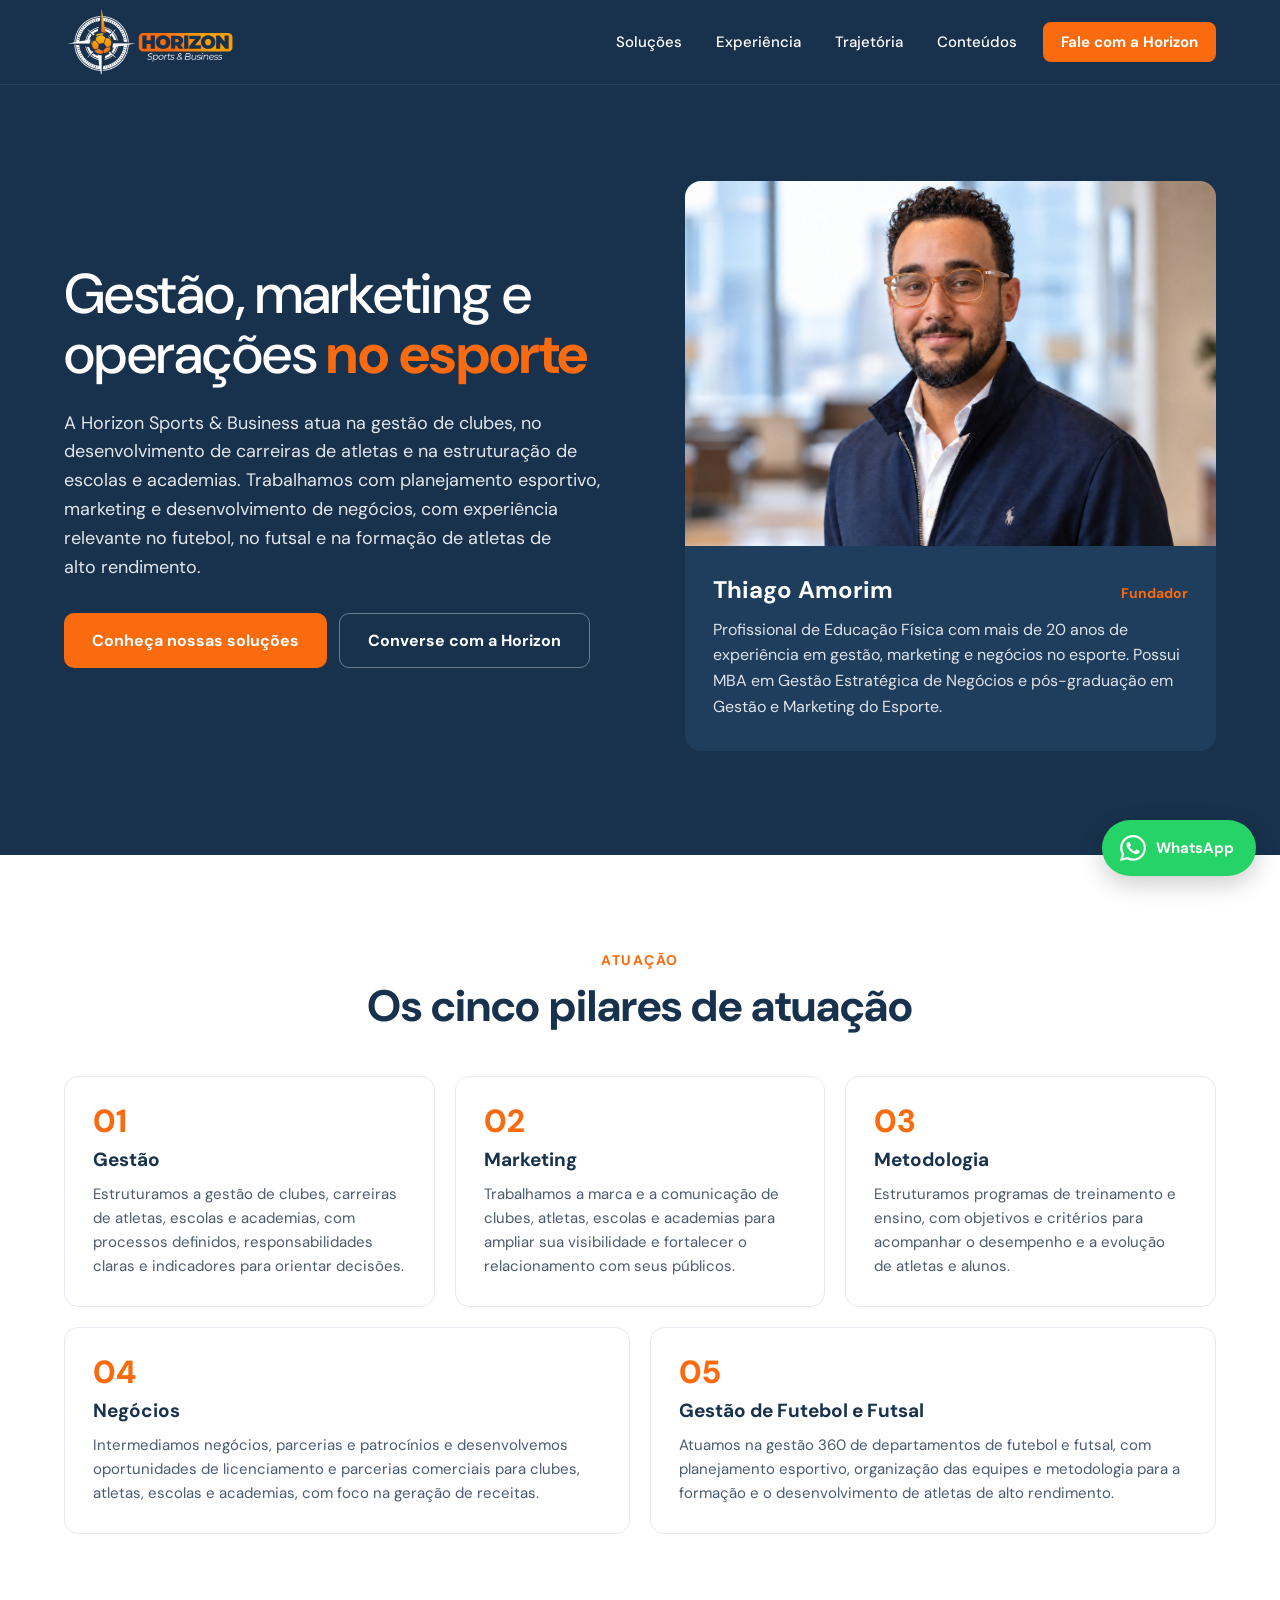
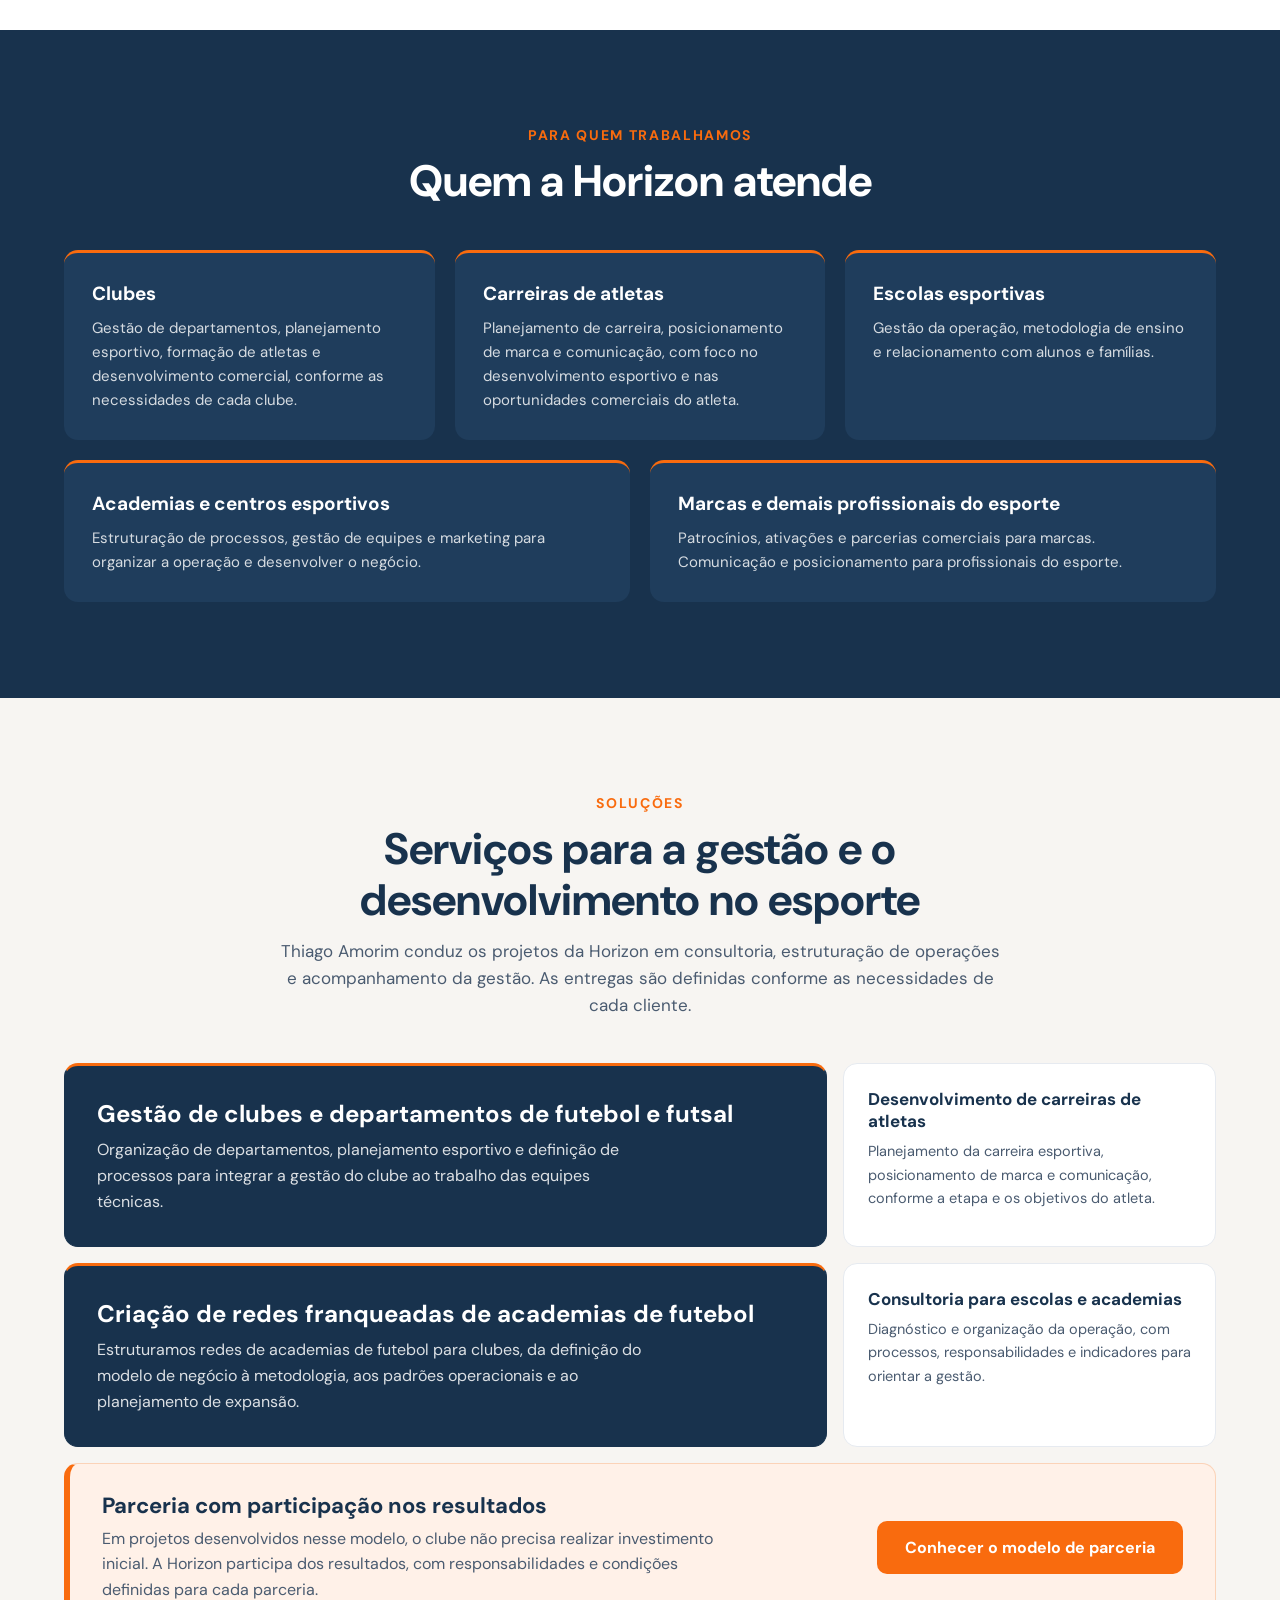
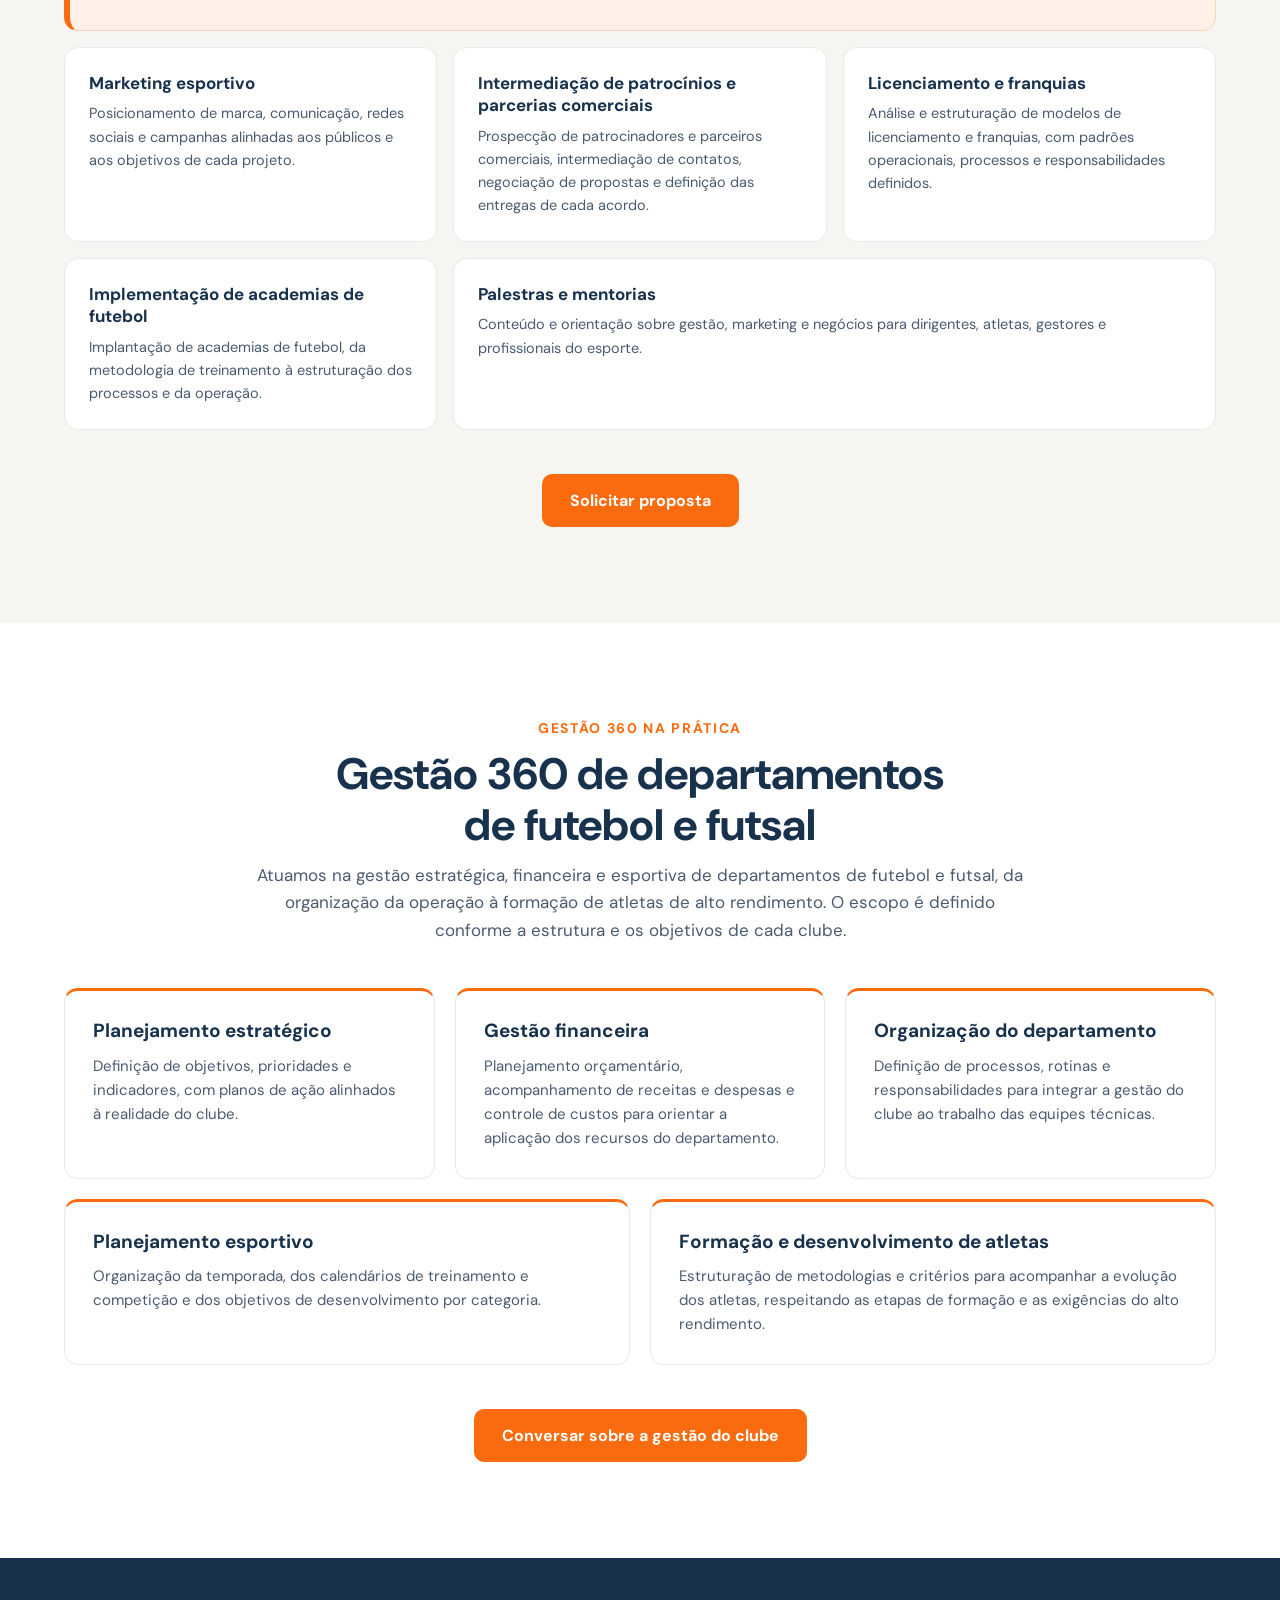
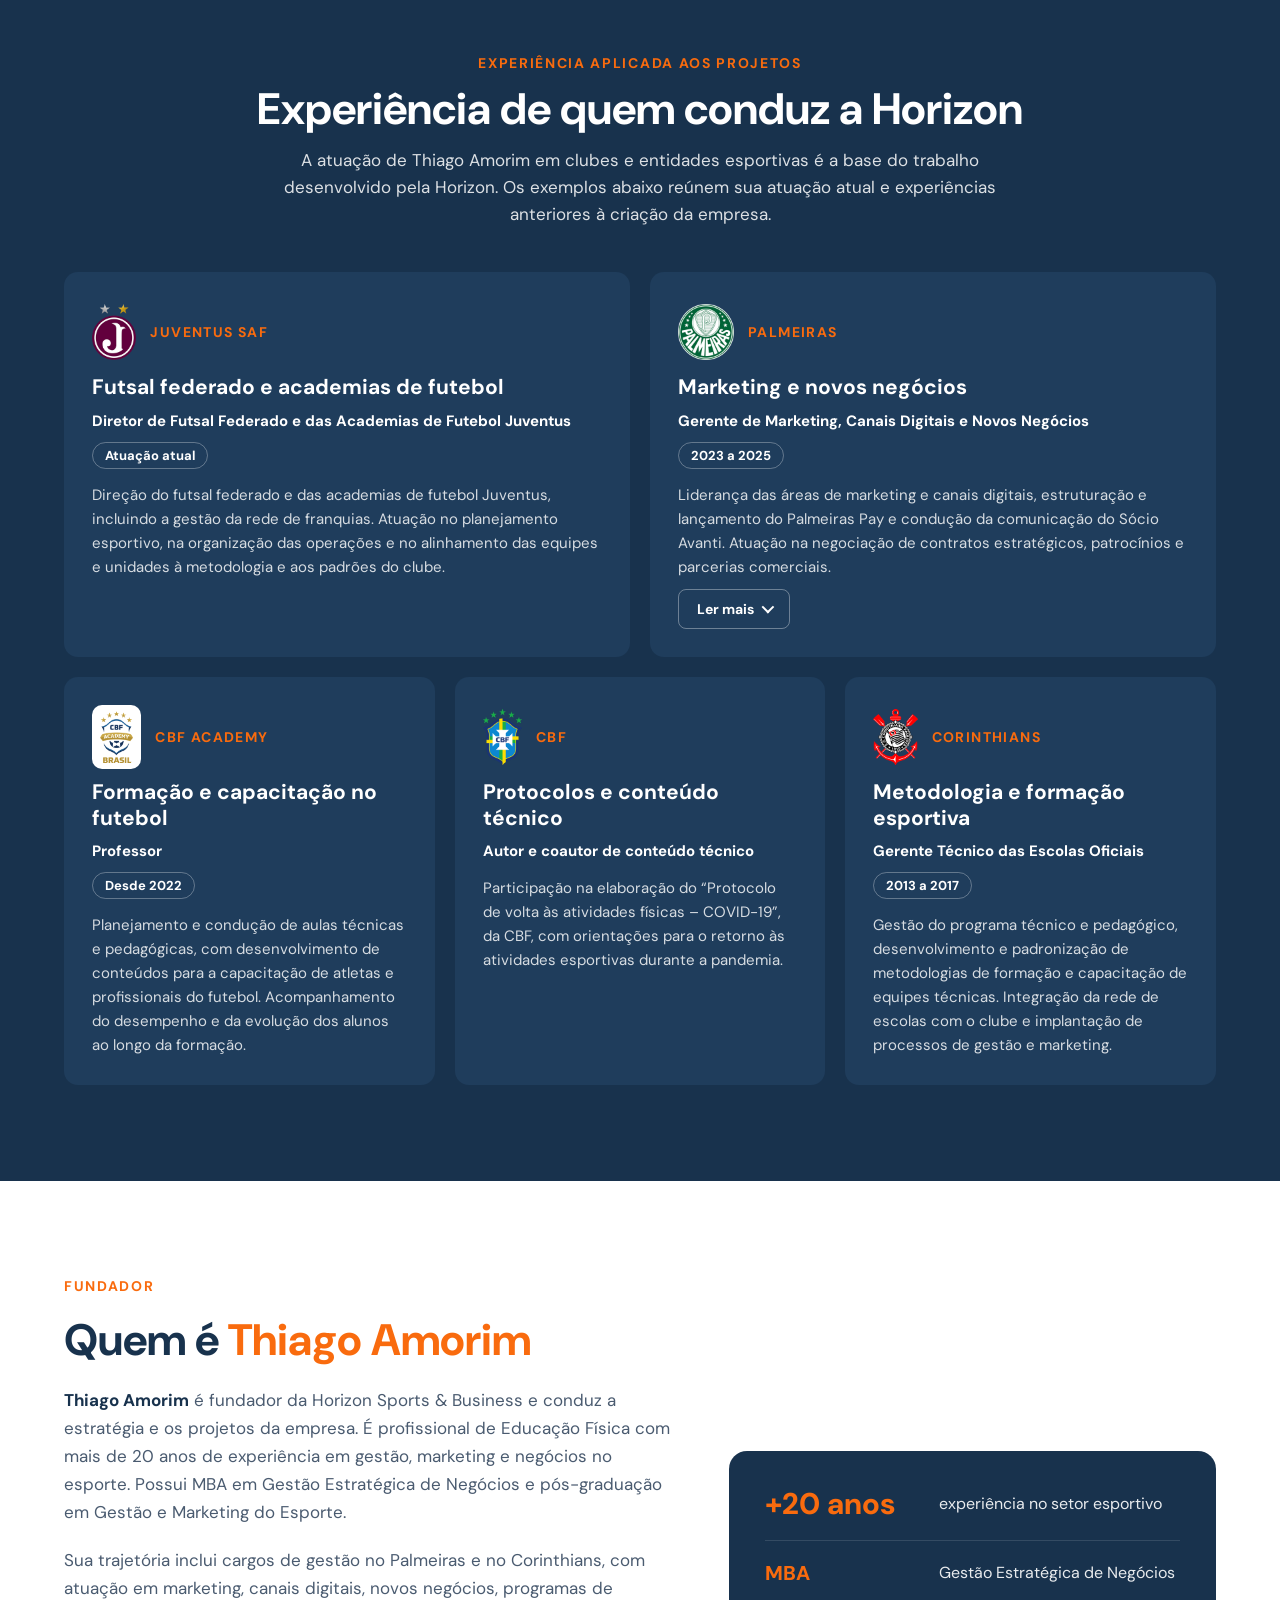
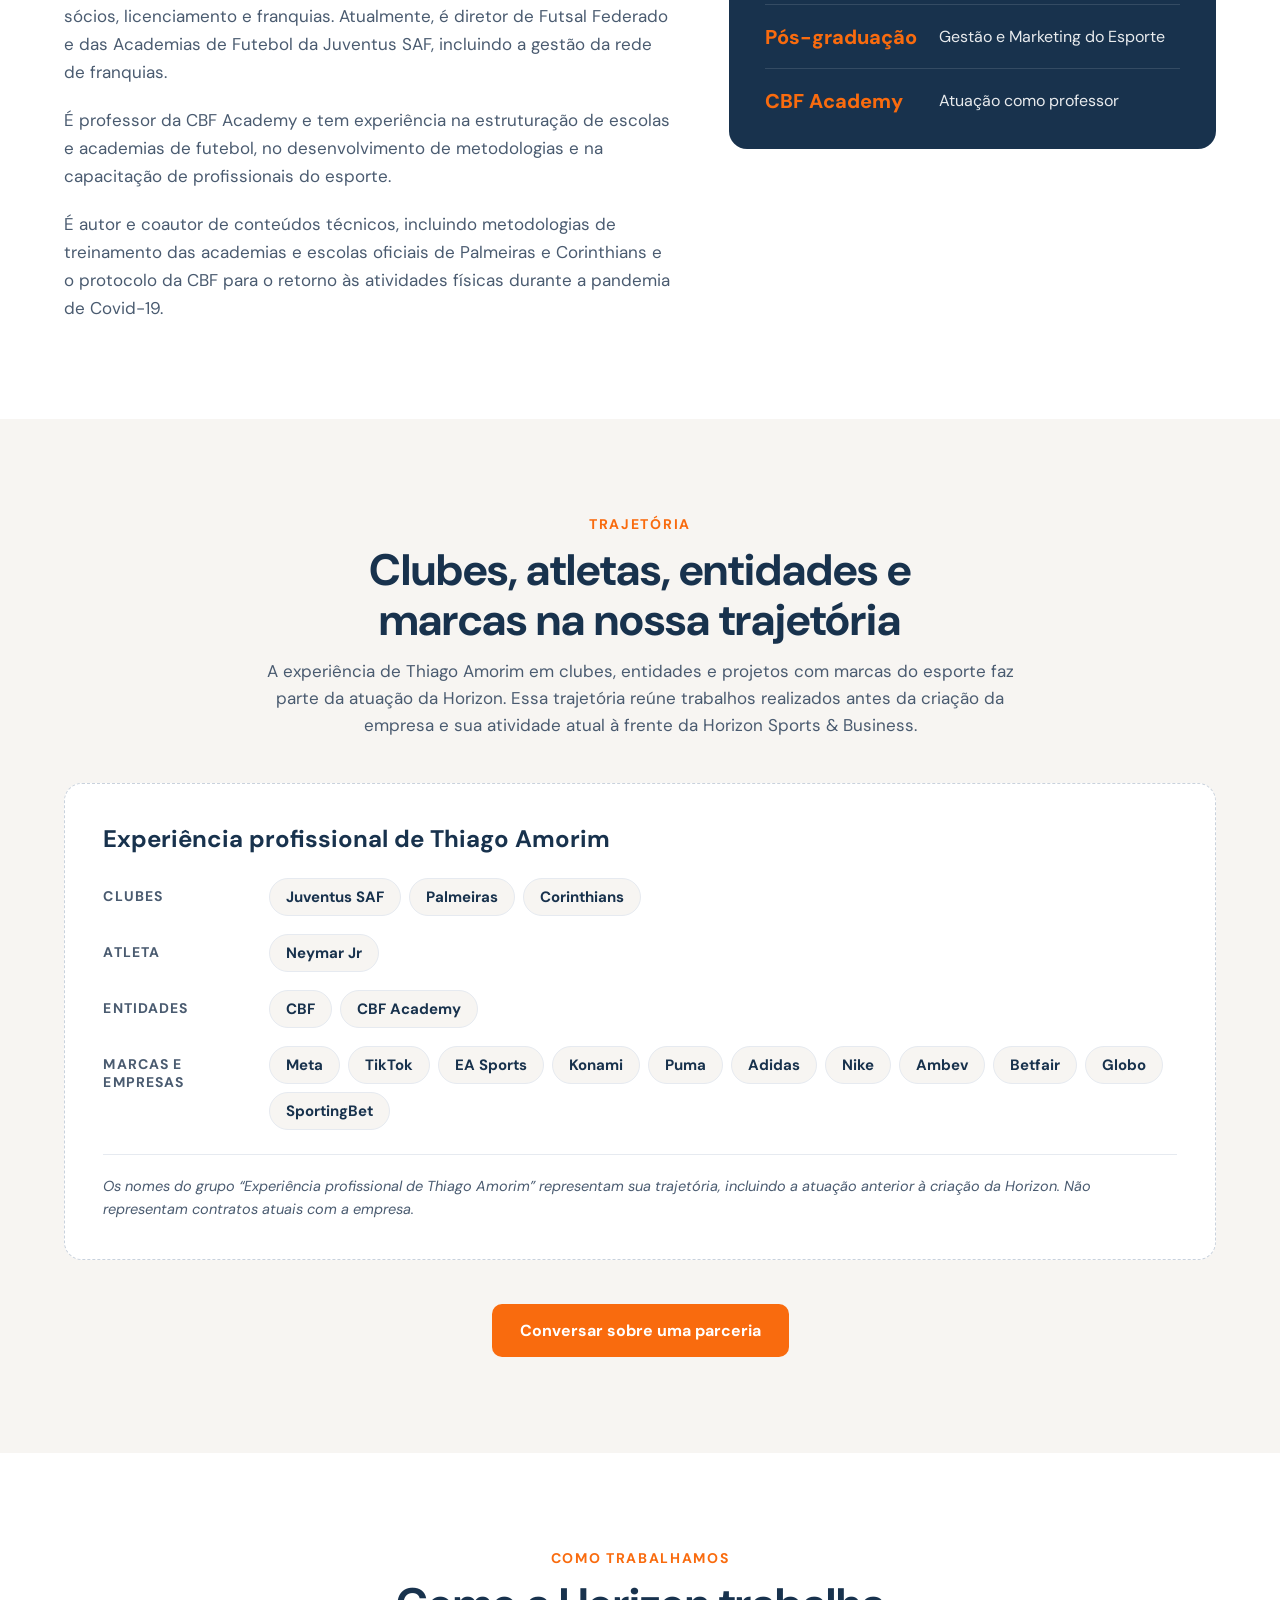
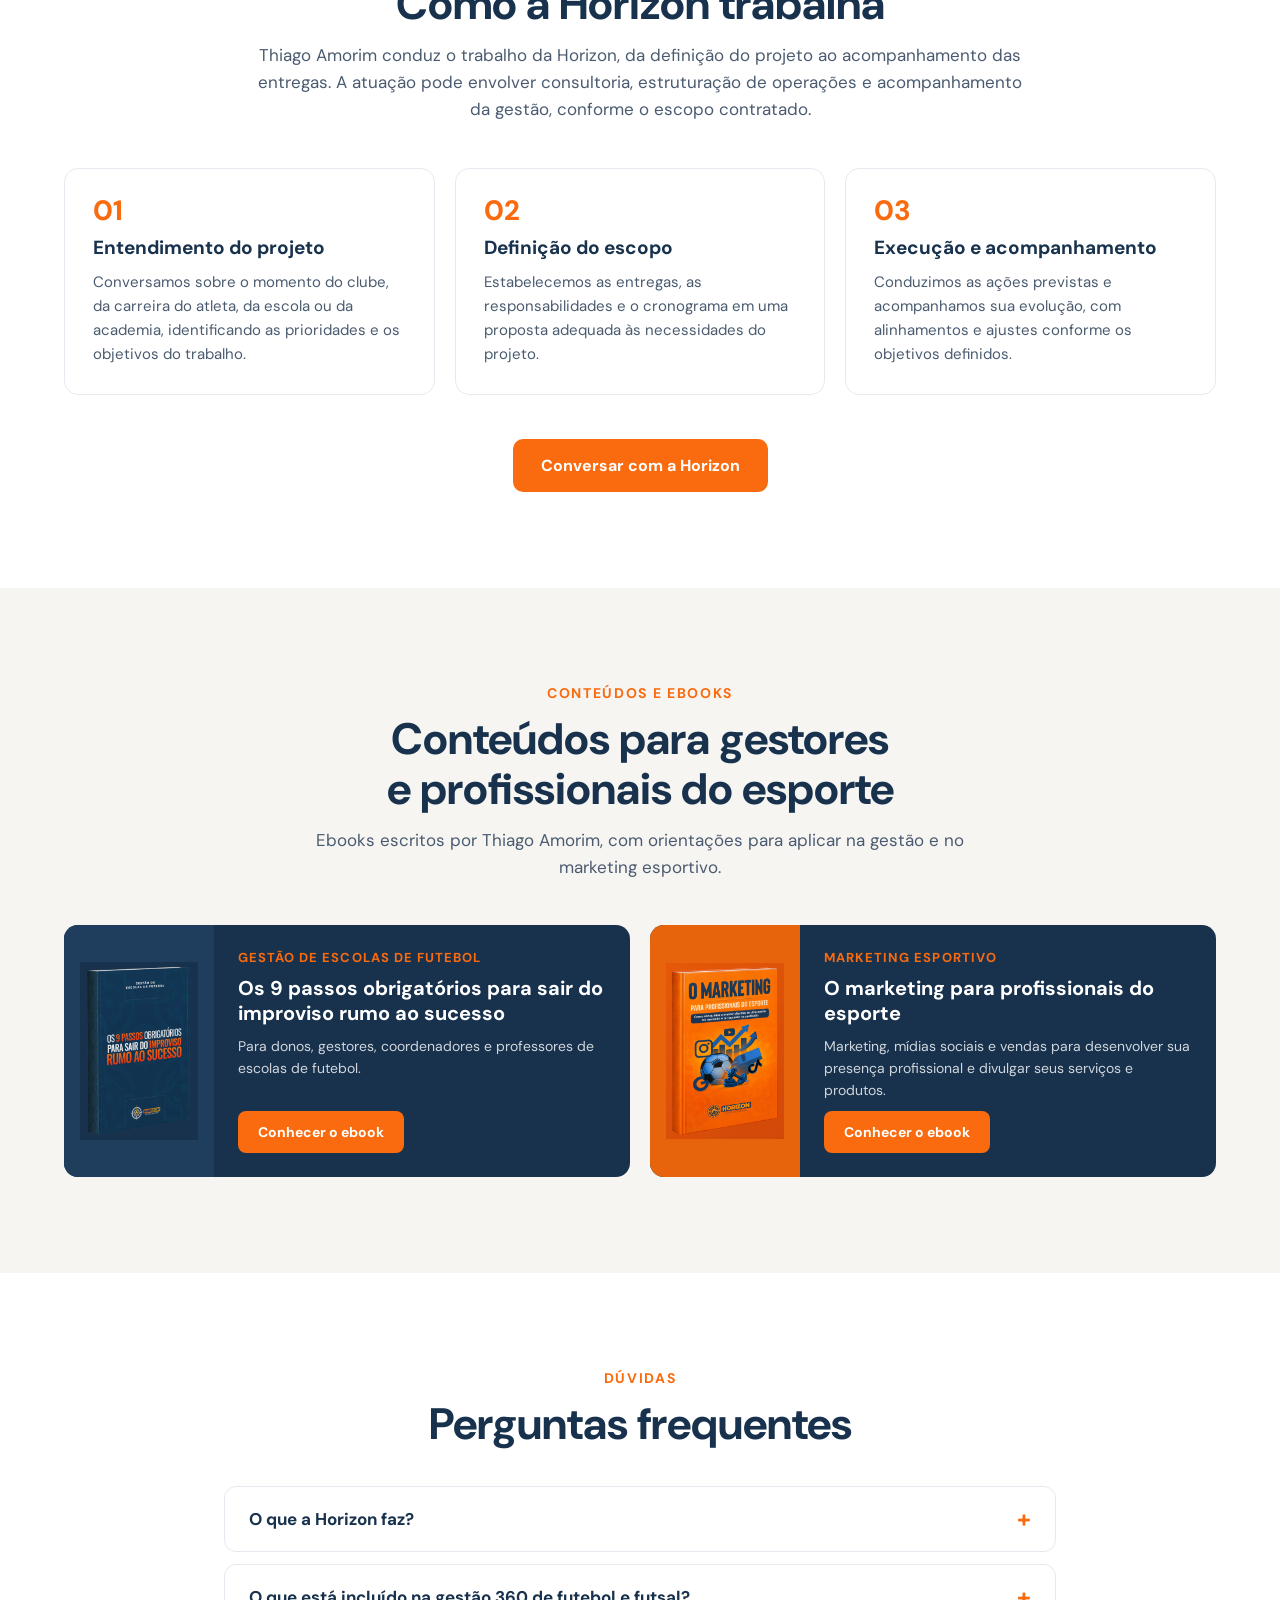
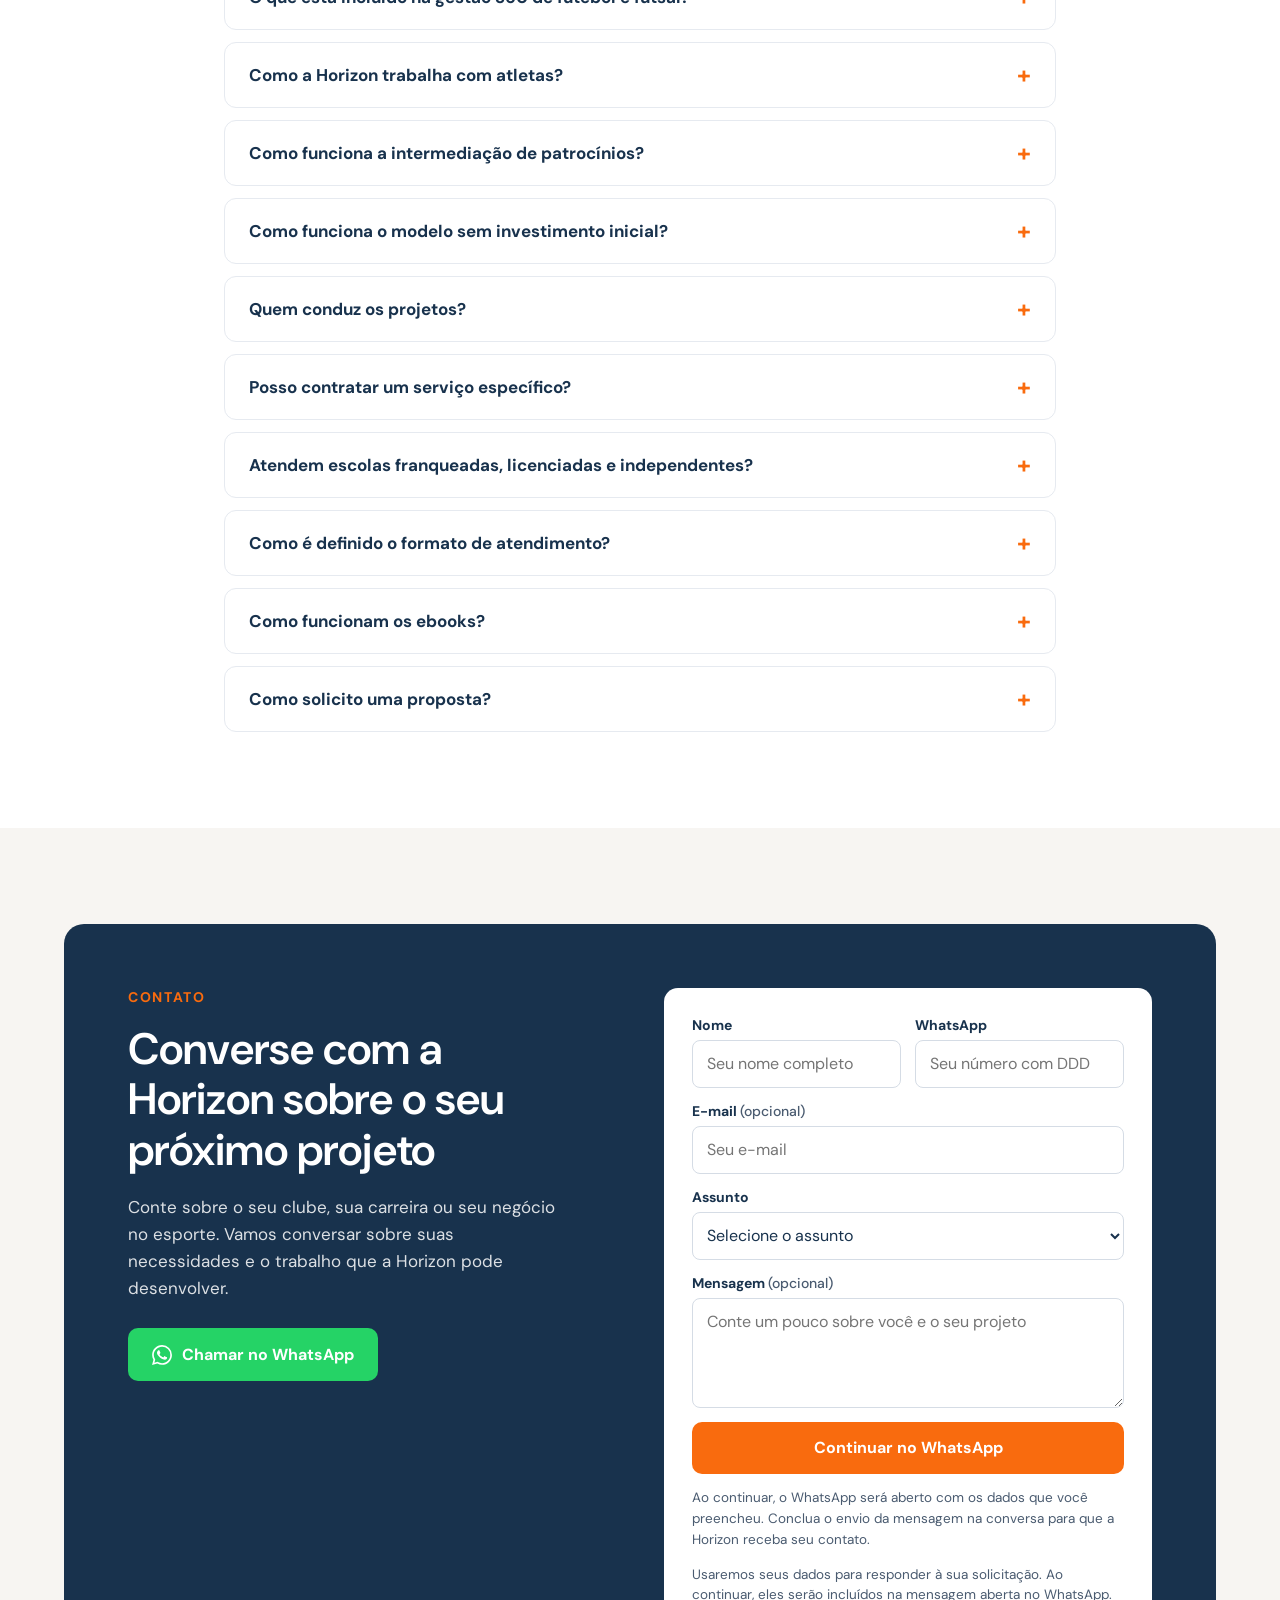
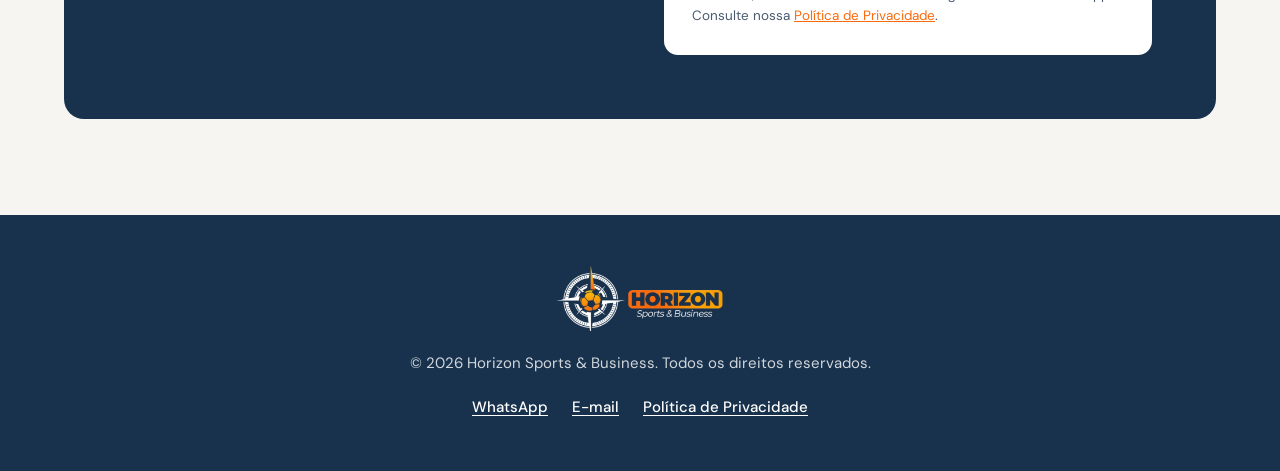
<file: index.html>
<!DOCTYPE html>
<html lang="pt-BR">
<head>
<meta charset="utf-8">
<meta name="viewport" content="width=device-width, initial-scale=1">
<title>Horizon Sports &amp; Business | Gestão esportiva para clubes e atletas</title>
<meta name="description" content="Gestão de clubes, carreiras de atletas, escolas e academias. Planejamento esportivo, marketing, intermediação de patrocínios e negócios com Thiago Amorim.">
<meta name="theme-color" content="#18324D">
<!-- TODO (domínio principal): quando o domínio institucional for definido, acrescentar
     <link rel="canonical" href="https://SEU-DOMINIO/"> e <meta property="og:url" content="https://SEU-DOMINIO/">
     e atualizar o endereço absoluto da og:image abaixo. -->
<meta property="og:type" content="website">
<meta property="og:locale" content="pt_BR">
<meta property="og:site_name" content="Horizon Sports &amp; Business">
<meta property="og:title" content="Horizon Sports &amp; Business | Gestão esportiva para clubes e atletas">
<meta property="og:description" content="Gestão de clubes, carreiras de atletas, escolas e academias. Planejamento esportivo, marketing, intermediação de patrocínios e negócios com Thiago Amorim.">
<meta property="og:image" content="https://sitehorizon.vercel.app/assets/og-horizon.jpg">
<meta property="og:image:width" content="1200">
<meta property="og:image:height" content="630">
<meta property="og:image:alt" content="Horizon Sports &amp; Business — gestão esportiva para clubes e atletas">
<meta name="twitter:card" content="summary_large_image">
<meta name="twitter:title" content="Horizon Sports &amp; Business | Gestão esportiva para clubes e atletas">
<meta name="twitter:description" content="Gestão de clubes, carreiras de atletas, escolas e academias. Planejamento esportivo, marketing, intermediação de patrocínios e negócios com Thiago Amorim.">
<meta name="twitter:image" content="https://sitehorizon.vercel.app/assets/og-horizon.jpg">
<link rel="icon" href="assets/horizon-logo.png">
<link rel="preconnect" href="https://fonts.googleapis.com">
<link rel="preconnect" href="https://fonts.gstatic.com" crossorigin>
<link href="https://fonts.googleapis.com/css2?family=DM+Sans:ital,wght@0,400;0,500;0,700;0,800;1,700&display=swap" rel="stylesheet">
<script>document.documentElement.classList.add('js')</script>
<link rel="stylesheet" href="assets/style.css">
</head>
<body>

<header class="header" id="header">
  <div class="header-in">
    <a href="#top" class="logo" aria-label="Horizon Sports &amp; Business — início"><img src="assets/horizon-logo.png" alt="Horizon Sports &amp; Business" width="174" height="72"></a>
    <button class="menu-btn" id="menuBtn" type="button" aria-label="Abrir menu" aria-expanded="false" aria-controls="nav"><span></span></button>
    <nav class="nav" id="nav" aria-label="Principal">
      <a href="#solucoes">Soluções</a>
      <a href="#experiencia">Experiência</a>
      <a href="#trajetoria">Trajetória</a>
      <a href="#conteudos">Conteúdos</a>
      <a href="#contato" class="cta">Fale com a Horizon</a>
    </nav>
  </div>
</header>

<main id="top">

  <!-- 2. Abertura -->
  <section class="dark">
    <div class="wrap hero">
      <div class="hero-copy">
        <h1>Gestão, marketing e operações <span>no esporte</span></h1>
        <p class="lead">A Horizon Sports &amp; Business atua na gestão de clubes, no desenvolvimento de carreiras de atletas e na estruturação de escolas e academias. Trabalhamos com planejamento esportivo, marketing e desenvolvimento de negócios, com experiência relevante no futebol, no futsal e na formação de atletas de alto rendimento.</p>
        <div class="actions">
          <a href="#solucoes" class="btn">Conheça nossas soluções</a>
          <a href="#contato" class="btn btn-ghost">Converse com a Horizon</a>
        </div>
      </div>
      <div class="founder">
        <img src="assets/thiago-amorim.jpg" alt="Thiago Amorim, fundador da Horizon Sports &amp; Business" width="1200" height="960">
        <div class="founder-body">
          <div class="founder-top">
            <strong>Thiago Amorim</strong>
            <span>Fundador</span>
          </div>
          <p>Profissional de Educação Física com mais de 20 anos de experiência em gestão, marketing e negócios no esporte. Possui MBA em Gestão Estratégica de Negócios e pós-graduação em Gestão e Marketing do Esporte.</p>
        </div>
      </div>
    </div>
  </section>

  <!-- 3. Cinco pilares -->
  <section id="pilares">
    <div class="wrap stack">
      <div class="head">
        <span class="eyebrow">Atuação</span>
        <h2 class="h2">Os cinco pilares de atuação</h2>
      </div>
      <div class="grid-5">
        <div class="pillar"><span class="n">01</span><h3>Gestão</h3><p>Estruturamos a gestão de clubes, carreiras de atletas, escolas e academias, com processos definidos, responsabilidades claras e indicadores para orientar decisões.</p></div>
        <div class="pillar"><span class="n">02</span><h3>Marketing</h3><p>Trabalhamos a marca e a comunicação de clubes, atletas, escolas e academias para ampliar sua visibilidade e fortalecer o relacionamento com seus públicos.</p></div>
        <div class="pillar"><span class="n">03</span><h3>Metodologia</h3><p>Estruturamos programas de treinamento e ensino, com objetivos e critérios para acompanhar o desempenho e a evolução de atletas e alunos.</p></div>
        <div class="pillar"><span class="n">04</span><h3>Negócios</h3><p>Intermediamos negócios, parcerias e patrocínios e desenvolvemos oportunidades de licenciamento e parcerias comerciais para clubes, atletas, escolas e academias, com foco na geração de receitas.</p></div>
        <div class="pillar"><span class="n">05</span><h3>Gestão de Futebol e Futsal</h3><p>Atuamos na gestão 360 de departamentos de futebol e futsal, com planejamento esportivo, organização das equipes e metodologia para a formação e o desenvolvimento de atletas de alto rendimento.</p></div>
      </div>
    </div>
  </section>

  <!-- 4. Para quem trabalhamos -->
  <section id="publicos" class="dark">
    <div class="wrap stack">
      <div class="head">
        <span class="eyebrow">Para quem trabalhamos</span>
        <h2 class="h2">Quem a Horizon atende</h2>
      </div>
      <div class="grid-5">
        <div class="aud"><h3>Clubes</h3><p>Gestão de departamentos, planejamento esportivo, formação de atletas e desenvolvimento comercial, conforme as necessidades de cada clube.</p></div>
        <div class="aud"><h3>Carreiras de atletas</h3><p>Planejamento de carreira, posicionamento de marca e comunicação, com foco no desenvolvimento esportivo e nas oportunidades comerciais do atleta.</p></div>
        <div class="aud"><h3>Escolas esportivas</h3><p>Gestão da operação, metodologia de ensino e relacionamento com alunos e famílias.</p></div>
        <div class="aud"><h3>Academias e centros esportivos</h3><p>Estruturação de processos, gestão de equipes e marketing para organizar a operação e desenvolver o negócio.</p></div>
        <div class="aud"><h3>Marcas e demais profissionais do esporte</h3><p>Patrocínios, ativações e parcerias comerciais para marcas. Comunicação e posicionamento para profissionais do esporte.</p></div>
      </div>
    </div>
  </section>

  <!-- 5. Soluções -->
  <section id="solucoes" class="sand">
    <div class="wrap stack">
      <div class="head">
        <span class="eyebrow">Soluções</span>
        <h2 class="h2">Serviços para a gestão e o desenvolvimento no esporte</h2>
        <p class="sub">Thiago Amorim conduz os projetos da Horizon em consultoria, estruturação de operações e acompanhamento da gestão. As entregas são definidas conforme as necessidades de cada cliente.</p>
      </div>
      <div class="svc-grid">
        <article class="svc feat"><h3>Gestão de clubes e departamentos de futebol e futsal</h3><p>Organização de departamentos, planejamento esportivo e definição de processos para integrar a gestão do clube ao trabalho das equipes técnicas.</p></article>
        <article class="svc"><h3>Desenvolvimento de carreiras de atletas</h3><p>Planejamento da carreira esportiva, posicionamento de marca e comunicação, conforme a etapa e os objetivos do atleta.</p></article>
        <article class="svc feat"><h3>Criação de redes franqueadas de academias de futebol</h3><p>Estruturamos redes de academias de futebol para clubes, da definição do modelo de negócio à metodologia, aos padrões operacionais e ao planejamento de expansão.</p></article>
        <article class="svc"><h3>Consultoria para escolas e academias</h3><p>Diagnóstico e organização da operação, com processos, responsabilidades e indicadores para orientar a gestão.</p></article>
        <aside class="promo">
          <div class="promo-copy">
            <h3>Parceria com participação nos resultados</h3>
            <p>Em projetos desenvolvidos nesse modelo, o clube não precisa realizar investimento inicial. A Horizon participa dos resultados, com responsabilidades e condições definidas para cada parceria.</p>
          </div>
          <a href="#contato" class="btn">Conhecer o modelo de parceria</a>
        </aside>
        <article class="svc"><h3>Marketing esportivo</h3><p>Posicionamento de marca, comunicação, redes sociais e campanhas alinhadas aos públicos e aos objetivos de cada projeto.</p></article>
        <article class="svc"><h3>Intermediação de patrocínios e parcerias comerciais</h3><p>Prospecção de patrocinadores e parceiros comerciais, intermediação de contatos, negociação de propostas e definição das entregas de cada acordo.</p></article>
        <article class="svc"><h3>Licenciamento e franquias</h3><p>Análise e estruturação de modelos de licenciamento e franquias, com padrões operacionais, processos e responsabilidades definidos.</p></article>
        <article class="svc"><h3>Implementação de academias de futebol</h3><p>Implantação de academias de futebol, da metodologia de treinamento à estruturação dos processos e da operação.</p></article>
        <article class="svc wide"><h3>Palestras e mentorias</h3><p>Conteúdo e orientação sobre gestão, marketing e negócios para dirigentes, atletas, gestores e profissionais do esporte.</p></article>
      </div>
      <div class="cta-row"><a href="#contato" class="btn">Solicitar proposta</a></div>
    </div>
  </section>

  <!-- 6. Gestão 360 -->
  <section id="gestao-360">
    <div class="wrap stack">
      <div class="head">
        <span class="eyebrow">Gestão 360 na prática</span>
        <h2 class="h2">Gestão 360 de departamentos de futebol e futsal</h2>
        <p class="sub">Atuamos na gestão estratégica, financeira e esportiva de departamentos de futebol e futsal, da organização da operação à formação de atletas de alto rendimento. O escopo é definido conforme a estrutura e os objetivos de cada clube.</p>
      </div>
      <div class="grid-5">
        <article class="card"><h3>Planejamento estratégico</h3><p>Definição de objetivos, prioridades e indicadores, com planos de ação alinhados à realidade do clube.</p></article>
        <article class="card"><h3>Gestão financeira</h3><p>Planejamento orçamentário, acompanhamento de receitas e despesas e controle de custos para orientar a aplicação dos recursos do departamento.</p></article>
        <article class="card"><h3>Organização do departamento</h3><p>Definição de processos, rotinas e responsabilidades para integrar a gestão do clube ao trabalho das equipes técnicas.</p></article>
        <article class="card"><h3>Planejamento esportivo</h3><p>Organização da temporada, dos calendários de treinamento e competição e dos objetivos de desenvolvimento por categoria.</p></article>
        <article class="card"><h3>Formação e desenvolvimento de atletas</h3><p>Estruturação de metodologias e critérios para acompanhar a evolução dos atletas, respeitando as etapas de formação e as exigências do alto rendimento.</p></article>
      </div>
      <div class="cta-row"><a href="#contato" class="btn">Conversar sobre a gestão do clube</a></div>
    </div>
  </section>

  <!-- 7. Experiência aplicada -->
  <section id="experiencia" class="dark">
    <div class="wrap stack">
      <div class="head">
        <span class="eyebrow">Experiência aplicada aos projetos</span>
        <h2 class="h2">Experiência de quem conduz a Horizon</h2>
        <p class="sub">A atuação de Thiago Amorim em clubes e entidades esportivas é a base do trabalho desenvolvido pela Horizon. Os exemplos abaixo reúnem sua atuação atual e experiências anteriores à criação da empresa.</p>
      </div>
      <div class="grid-xp">
        <article class="xp">
          <div class="xp-head"><img class="xp-logo" src="assets/logos/juventus.png" alt="Escudo do Juventus" width="133" height="168" loading="lazy"><span class="club">Juventus SAF</span></div>
          <h3>Futsal federado e academias de futebol</h3>
          <p class="role">Diretor de Futsal Federado e das Academias de Futebol Juventus</p>
          <span class="period">Atuação atual</span>
          <p>Direção do futsal federado e das academias de futebol Juventus, incluindo a gestão da rede de franquias. Atuação no planejamento esportivo, na organização das operações e no alinhamento das equipes e unidades à metodologia e aos padrões do clube.</p>
        </article>
        <article class="xp">
          <div class="xp-head"><img class="xp-logo" src="assets/logos/palmeiras.png" alt="Escudo do Palmeiras" width="168" height="168" loading="lazy"><span class="club">Palmeiras</span></div>
          <h3>Marketing e novos negócios</h3>
          <p class="role">Gerente de Marketing, Canais Digitais e Novos Negócios</p>
          <span class="period">2023 a 2025</span>
          <p>Liderança das áreas de marketing e canais digitais, estruturação e lançamento do Palmeiras Pay e condução da comunicação do Sócio Avanti. Atuação na negociação de contratos estratégicos, patrocínios e parcerias comerciais.</p>
          <div class="xp-more" id="xp-more-palmeiras">
            <div class="xp-job">
              <h3>Licenciamento, varejo e franquias</h3>
              <p class="role">Gerente de Licenciamento, Varejo e Franquias</p>
              <span class="period">2022</span>
              <p>Gestão das operações de licenciamento de marca, e-commerce e franquias de lojas e escolas oficiais. Desenvolvimento de parcerias e ampliação do portfólio de produtos, com acompanhamento de indicadores e da operação comercial.</p>
            </div>
            <div class="xp-job">
              <h3>Operações e escolas oficiais</h3>
              <p class="role">Gerente de Operações, Administrativo e Pedagógico</p>
              <span class="period">2017 a 2021</span>
              <p>Estruturação do modelo de escolas oficiais do clube, incluindo processos e padrões para todas as áreas. Expansão da rede para mais de 30 unidades, com faturamento superior a R$ 1 milhão/ano. Gestão operacional, de equipes e de formação de treinadores, garantindo manutenção do padrão de qualidade. Condução do relacionamento com franqueados, pais e comunidade local, fortalecendo a imagem do clube. Desenvolvimento de programas de treinamento alinhados à filosofia do Palmeiras.</p>
            </div>
          </div>
          <button type="button" class="xp-toggle" aria-expanded="false" aria-controls="xp-more-palmeiras">Ler mais</button>
        </article>
        <article class="xp">
          <div class="xp-head"><img class="xp-logo on-light" src="assets/logos/cbf-academy.png" alt="Logo da CBF Academy" width="107" height="168" loading="lazy"><span class="club">CBF Academy</span></div>
          <h3>Formação e capacitação no futebol</h3>
          <p class="role">Professor</p>
          <span class="period">Desde 2022</span>
          <p>Planejamento e condução de aulas técnicas e pedagógicas, com desenvolvimento de conteúdos para a capacitação de atletas e profissionais do futebol. Acompanhamento do desempenho e da evolução dos alunos ao longo da formação.</p>
        </article>
        <article class="xp">
          <div class="xp-head"><img class="xp-logo" src="assets/logos/cbf.png" alt="Escudo da CBF" width="118" height="168" loading="lazy"><span class="club">CBF</span></div>
          <h3>Protocolos e conteúdo técnico</h3>
          <p class="role">Autor e coautor de conteúdo técnico</p>
          <p>Participação na elaboração do &ldquo;Protocolo de volta às atividades físicas – COVID-19&rdquo;, da CBF, com orientações para o retorno às atividades esportivas durante a pandemia.</p>
        </article>
        <article class="xp">
          <div class="xp-head"><img class="xp-logo" src="assets/logos/corinthians.png" alt="Escudo do Corinthians" width="133" height="168" loading="lazy"><span class="club">Corinthians</span></div>
          <h3>Metodologia e formação esportiva</h3>
          <p class="role">Gerente Técnico das Escolas Oficiais</p>
          <span class="period">2013 a 2017</span>
          <p>Gestão do programa técnico e pedagógico, desenvolvimento e padronização de metodologias de formação e capacitação de equipes técnicas. Integração da rede de escolas com o clube e implantação de processos de gestão e marketing.</p>
        </article>
      </div>
    </div>
  </section>

  <!-- 8. Fundador -->
  <section id="fundador">
    <div class="wrap about">
      <div class="about-copy">
        <span class="eyebrow">Fundador</span>
        <h2 class="h2">Quem é <span>Thiago Amorim</span></h2>
        <p><strong>Thiago Amorim</strong> é fundador da Horizon Sports &amp; Business e conduz a estratégia e os projetos da empresa. É profissional de Educação Física com mais de 20 anos de experiência em gestão, marketing e negócios no esporte. Possui MBA em Gestão Estratégica de Negócios e pós-graduação em Gestão e Marketing do Esporte.</p>
        <p>Sua trajetória inclui cargos de gestão no Palmeiras e no Corinthians, com atuação em marketing, canais digitais, novos negócios, programas de sócios, licenciamento e franquias. Atualmente, é diretor de Futsal Federado e das Academias de Futebol da Juventus SAF, incluindo a gestão da rede de franquias.</p>
        <p>É professor da CBF Academy e tem experiência na estruturação de escolas e academias de futebol, no desenvolvimento de metodologias e na capacitação de profissionais do esporte.</p>
        <p>É autor e coautor de conteúdos técnicos, incluindo metodologias de treinamento das academias e escolas oficiais de Palmeiras e Corinthians e o protocolo da CBF para o retorno às atividades físicas durante a pandemia de Covid-19.</p>
      </div>
      <div class="facts">
        <div class="fact"><b>+20 anos</b><span>experiência no setor esportivo</span></div>
        <div class="fact"><b class="sm">MBA</b><span>Gestão Estratégica de Negócios</span></div>
        <div class="fact"><b class="sm">Pós-graduação</b><span>Gestão e Marketing do Esporte</span></div>
        <div class="fact"><b class="sm">CBF Academy</b><span>Atuação como professor</span></div>
      </div>
    </div>
  </section>

  <!-- 9. Trajetória -->
  <section id="trajetoria" class="sand">
    <div class="wrap stack">
      <div class="head">
        <span class="eyebrow">Trajetória</span>
        <h2 class="h2">Clubes, atletas, entidades e marcas na nossa trajetória</h2>
        <p class="sub">A experiência de Thiago Amorim em clubes, entidades e projetos com marcas do esporte faz parte da atuação da Horizon. Essa trajetória reúne trabalhos realizados antes da criação da empresa e sua atividade atual à frente da Horizon Sports &amp; Business.</p>
      </div>

      <div class="career">
        <h3>Experiência profissional de Thiago Amorim</h3>
        <dl>
          <div class="career-row"><dt>Clubes</dt><dd><ul class="chips"><li>Juventus SAF</li><li>Palmeiras</li><li>Corinthians</li></ul></dd></div>
          <div class="career-row"><dt>Atleta</dt><dd><ul class="chips"><li>Neymar Jr</li></ul></dd></div>
          <div class="career-row"><dt>Entidades</dt><dd><ul class="chips"><li>CBF</li><li>CBF Academy</li></ul></dd></div>
          <div class="career-row"><dt>Marcas e empresas</dt><dd><ul class="chips"><li>Meta</li><li>TikTok</li><li>EA Sports</li><li>Konami</li><li>Puma</li><li>Adidas</li><li>Nike</li><li>Ambev</li><li>Betfair</li><li>Globo</li><li>SportingBet</li></ul></dd></div>
        </dl>
        <p class="note">Os nomes do grupo &ldquo;Experiência profissional de Thiago Amorim&rdquo; representam sua trajetória, incluindo a atuação anterior à criação da Horizon. Não representam contratos atuais com a empresa.</p>
      </div>

      <div class="cta-row"><a href="#contato" class="btn">Conversar sobre uma parceria</a></div>
    </div>
  </section>

  <!-- 10. Como trabalhamos -->
  <section id="como-trabalhamos">
    <div class="wrap stack">
      <div class="head">
        <span class="eyebrow">Como trabalhamos</span>
        <h2 class="h2">Como a Horizon trabalha</h2>
        <p class="sub">Thiago Amorim conduz o trabalho da Horizon, da definição do projeto ao acompanhamento das entregas. A atuação pode envolver consultoria, estruturação de operações e acompanhamento da gestão, conforme o escopo contratado.</p>
      </div>
      <div class="grid-3">
        <article class="step"><span class="n">01</span><h3>Entendimento do projeto</h3><p>Conversamos sobre o momento do clube, da carreira do atleta, da escola ou da academia, identificando as prioridades e os objetivos do trabalho.</p></article>
        <article class="step"><span class="n">02</span><h3>Definição do escopo</h3><p>Estabelecemos as entregas, as responsabilidades e o cronograma em uma proposta adequada às necessidades do projeto.</p></article>
        <article class="step"><span class="n">03</span><h3>Execução e acompanhamento</h3><p>Conduzimos as ações previstas e acompanhamos sua evolução, com alinhamentos e ajustes conforme os objetivos definidos.</p></article>
      </div>
      <div class="cta-row"><a href="#contato" class="btn">Conversar com a Horizon</a></div>
    </div>
  </section>

  <!-- 11. Conteúdos e ebooks -->
  <section id="conteudos" class="sand">
    <div class="wrap stack">
      <div class="head">
        <span class="eyebrow">Conteúdos e ebooks</span>
        <h2 class="h2">Conteúdos para gestores e profissionais do esporte</h2>
        <p class="sub">Ebooks escritos por Thiago Amorim, com orientações para aplicar na gestão e no marketing esportivo.</p>
      </div>
      <div class="grid-2">
        <article class="ebook">
          <div class="ebook-cover" style="background:#1F3D5C"><img src="assets/ebook-gestao.png" alt="Capa do ebook Os 9 passos obrigatórios para sair do improviso rumo ao sucesso" width="397" height="600" loading="lazy"></div>
          <div class="ebook-body">
            <span class="tag">Gestão de escolas de futebol</span>
            <h3>Os 9 passos obrigatórios para sair do improviso rumo ao sucesso</h3>
            <p>Para donos, gestores, coordenadores e professores de escolas de futebol.</p>
            <a href="https://horizonsports.com.br" class="btn btn-sm">Conhecer o ebook</a>
          </div>
        </article>
        <article class="ebook">
          <div class="ebook-cover" style="background:#E8640C"><img src="assets/ebook-marketing.png" alt="Capa do ebook O marketing para profissionais do esporte" width="403" height="600" loading="lazy"></div>
          <div class="ebook-body">
            <span class="tag">Marketing esportivo</span>
            <h3>O marketing para profissionais do esporte</h3>
            <p>Marketing, mídias sociais e vendas para desenvolver sua presença profissional e divulgar seus serviços e produtos.</p>
            <a href="https://metodoesporte.horizonsports.com.br" class="btn btn-sm">Conhecer o ebook</a>
          </div>
        </article>
      </div>
    </div>
  </section>

  <!-- 12. FAQ -->
  <section id="faq">
    <div class="wrap faq">
      <div class="head">
        <span class="eyebrow">Dúvidas</span>
        <h2 class="h2">Perguntas frequentes</h2>
      </div>
      <div class="faq-list">
        <details name="faq"><summary>O que a Horizon faz?</summary><p>A Horizon Sports &amp; Business atua na gestão de clubes, no desenvolvimento de carreiras de atletas e na estruturação de escolas e academias. Os serviços incluem planejamento esportivo, metodologia, marketing, intermediação de patrocínios, licenciamento e parcerias comerciais.</p></details>
        <details name="faq"><summary>O que está incluído na gestão 360 de futebol e futsal?</summary><p>O trabalho pode incluir planejamento estratégico, gestão financeira, organização do departamento, planejamento esportivo e estruturação de metodologias para formação e desenvolvimento de atletas. As responsabilidades e as entregas são definidas conforme a estrutura do clube e o escopo contratado.</p></details>
        <details name="faq"><summary>Como a Horizon trabalha com atletas?</summary><p>O trabalho reúne planejamento esportivo e de carreira, posicionamento de marca e comunicação. As ações são definidas conforme a etapa da carreira, os objetivos e as necessidades do atleta.</p></details>
        <details name="faq"><summary>Como funciona a intermediação de patrocínios?</summary><p>Identificamos oportunidades, aproximamos propriedades esportivas e marcas e conduzimos a negociação das propostas. O escopo pode incluir a definição das entregas e o acompanhamento da relação comercial, conforme a contratação. A prospecção não representa garantia de fechamento de patrocínio.</p></details>
        <details name="faq"><summary>Como funciona o modelo sem investimento inicial?</summary><p>A Horizon oferece um formato de parceria em que sua remuneração está vinculada aos resultados do projeto, sem investimento inicial do clube. O escopo, as responsabilidades e os critérios de participação são definidos na proposta.</p></details>
        <details name="faq"><summary>Quem conduz os projetos?</summary><p>Thiago Amorim conduz a definição do projeto e o acompanhamento das entregas. As responsabilidades de cada participante são estabelecidas no escopo contratado.</p></details>
        <details name="faq"><summary>Posso contratar um serviço específico?</summary><p>A proposta é construída conforme a necessidade do projeto. Pode contemplar uma frente específica ou combinar serviços de gestão, metodologia, marketing e negócios.</p></details>
        <details name="faq"><summary>Atendem escolas franqueadas, licenciadas e independentes?</summary><p>Sim. O trabalho considera o modelo de operação e as responsabilidades de cada formato, com ações adequadas à estrutura da escola.</p></details>
        <details name="faq"><summary>Como é definido o formato de atendimento?</summary><p>O formato, o cronograma e a necessidade de atividades presenciais são definidos na proposta, de acordo com as características do projeto.</p></details>
        <details name="faq"><summary>Como funcionam os ebooks?</summary><p>São materiais digitais em PDF. As condições de compra e acesso estão disponíveis na página de cada produto.</p></details>
        <details name="faq"><summary>Como solicito uma proposta?</summary><p>Chame a Horizon no WhatsApp ou preencha o formulário de contato. No formulário, o botão abre o WhatsApp com os dados preenchidos; você conclui o envio da mensagem na conversa.</p></details>
      </div>
    </div>
  </section>

  <!-- 13. Contato -->
  <section id="contato" class="sand">
    <div class="wrap">
      <div class="contact dark">
        <div class="contact-copy">
          <span class="eyebrow">Contato</span>
          <h2 class="h2">Converse com a Horizon sobre o seu próximo projeto</h2>
          <p>Conte sobre o seu clube, sua carreira ou seu negócio no esporte. Vamos conversar sobre suas necessidades e o trabalho que a Horizon pode desenvolver.</p>
          <a href="https://wa.me/5511985229900?text=Ol%C3%A1!%20Vim%20pelo%20site%20da%20Horizon%20e%20gostaria%20de%20mais%20informa%C3%A7%C3%B5es." target="_blank" rel="noopener" class="btn btn-wa">
            <svg viewBox="0 0 24 24" width="20" height="20" fill="#fff" aria-hidden="true"><use href="#wa-icon"/></svg>
            Chamar no WhatsApp
          </a>
        </div>

        <div class="form-card">
          <noscript>
            <div class="nojs">
              <p><strong>O formulário precisa de JavaScript.</strong> Para falar com a Horizon agora, use o contato direto:</p>
              <p><a href="https://wa.me/5511985229900" target="_blank" rel="noopener">Abrir conversa no WhatsApp</a> ou escreva para <a href="mailto:thiago@horizonsports.com.br">thiago@horizonsports.com.br</a>.</p>
            </div>
          </noscript>

          <!-- Sem inputs com "name": se o script falhar, o envio apenas abre a conversa, sem dados na URL. -->
          <form class="form js-only" id="contactForm" action="https://wa.me/5511985229900" method="get" target="_blank">
            <label>Nome<input id="f-nome" required autocomplete="name" placeholder="Seu nome completo"></label>
            <label>WhatsApp<input id="f-tel" required type="tel" autocomplete="tel" inputmode="tel" placeholder="Seu número com DDD"></label>
            <label class="full"><span>E-mail <i>(opcional)</i></span><input id="f-email" type="email" autocomplete="email" placeholder="Seu e-mail"></label>
            <label class="full">Assunto
              <select id="f-assunto" required>
                <option value="" selected disabled>Selecione o assunto</option>
                <option>Gestão de clubes e departamentos de futebol e futsal</option>
                <option>Desenvolvimento de carreiras de atletas</option>
                <option>Gestão de escolas esportivas</option>
                <option>Gestão de academias e centros esportivos</option>
                <option>Marketing esportivo</option>
                <option>Intermediação de patrocínios e parcerias comerciais</option>
                <option>Licenciamento e franquias</option>
                <option>Palestras e mentorias</option>
                <option>Ebooks</option>
                <option>Outro assunto</option>
              </select>
            </label>
            <label class="full"><span>Mensagem <i>(opcional)</i></span><textarea id="f-msg" rows="4" placeholder="Conte um pouco sobre você e o seu projeto"></textarea></label>
            <button type="submit" class="btn">Continuar no WhatsApp</button>
            <p class="hint">Ao continuar, o WhatsApp será aberto com os dados que você preencheu. Conclua o envio da mensagem na conversa para que a Horizon receba seu contato.</p>
            <p class="hint">Usaremos seus dados para responder à sua solicitação. Ao continuar, eles serão incluídos na mensagem aberta no WhatsApp. Consulte nossa <a href="politica-privacidade.html">Política de Privacidade</a>.</p>
          </form>

          <div class="form-status" id="formStatus" role="status" aria-live="polite">
            Conclua o envio da mensagem no WhatsApp. Se a conversa não abriu, use o link abaixo para continuar.<br>
            <a id="altLink" href="https://wa.me/5511985229900" target="_blank" rel="noopener">Abrir conversa no WhatsApp</a>
          </div>
        </div>
      </div>
    </div>
  </section>
</main>

<!-- 14. Rodapé -->
<footer class="dark" id="footer">
  <div class="footer-in">
    <img src="assets/horizon-logo.png" alt="Horizon Sports &amp; Business" width="174" height="72" loading="lazy">
    <p>© 2026 Horizon Sports &amp; Business. Todos os direitos reservados.</p>
    <nav class="footer-links" aria-label="Rodapé">
      <a href="https://wa.me/5511985229900" target="_blank" rel="noopener">WhatsApp</a>
      <a href="mailto:thiago@horizonsports.com.br">E-mail</a>
      <a href="politica-privacidade.html">Política de Privacidade</a>
    </nav>
  </div>
</footer>

<a href="https://wa.me/5511985229900?text=Ol%C3%A1!%20Vim%20pelo%20site%20da%20Horizon%20e%20gostaria%20de%20mais%20informa%C3%A7%C3%B5es." target="_blank" rel="noopener" class="wa-float" id="waFloat" aria-label="Falar no WhatsApp">
  <svg viewBox="0 0 24 24" width="26" height="26" fill="#fff" aria-hidden="true"><use href="#wa-icon"/></svg><span class="label">WhatsApp</span>
</a>

<svg width="0" height="0" style="position:absolute" aria-hidden="true" focusable="false">
  <symbol id="wa-icon" viewBox="0 0 24 24"><path d="M17.472 14.382c-.297-.149-1.758-.867-2.03-.967-.273-.099-.471-.148-.67.15-.197.297-.767.966-.94 1.164-.173.199-.347.223-.644.075-.297-.15-1.255-.463-2.39-1.475-.883-.788-1.48-1.761-1.653-2.059-.173-.297-.018-.458.13-.606.134-.133.298-.347.446-.52.149-.174.198-.298.298-.497.099-.198.05-.371-.025-.52-.075-.149-.669-1.612-.916-2.207-.242-.579-.487-.5-.669-.51-.173-.008-.371-.01-.57-.01-.198 0-.52.074-.792.372-.272.297-1.04 1.016-1.04 2.479 0 1.462 1.065 2.875 1.213 3.074.149.198 2.096 3.2 5.077 4.487.709.306 1.262.489 1.694.625.712.227 1.36.195 1.871.118.571-.085 1.758-.719 2.006-1.413.248-.694.248-1.289.173-1.413-.074-.124-.272-.198-.57-.347m-5.421 7.403h-.004a9.87 9.87 0 0 1-5.031-1.378l-.361-.214-3.741.982.998-3.648-.235-.374a9.86 9.86 0 0 1-1.51-5.26c.001-5.45 4.436-9.884 9.888-9.884 2.64 0 5.122 1.03 6.988 2.898a9.825 9.825 0 0 1 2.893 6.994c-.003 5.45-4.437 9.884-9.885 9.884m8.413-18.297A11.815 11.815 0 0 0 12.05 0C5.495 0 .16 5.335.157 11.892c0 2.096.547 4.142 1.588 5.945L.057 24l6.305-1.654a11.882 11.882 0 0 0 5.683 1.448h.005c6.554 0 11.89-5.335 11.893-11.893a11.821 11.821 0 0 0-3.48-8.413Z"/></symbol>
</svg>

<script>
// Menu móvel
var header = document.getElementById('header');
var menuBtn = document.getElementById('menuBtn');
function setMenu(open) {
  header.classList.toggle('open', open);
  menuBtn.setAttribute('aria-expanded', open);
  menuBtn.setAttribute('aria-label', open ? 'Fechar menu' : 'Abrir menu');
}
menuBtn.addEventListener('click', function () { setMenu(!header.classList.contains('open')); });
document.querySelectorAll('#nav a').forEach(function (a) {
  a.addEventListener('click', function () { setMenu(false); });
});
document.addEventListener('keydown', function (e) { if (e.key === 'Escape') setMenu(false); });

// Cartões de experiência: "Ler mais" / "Ler menos"
document.querySelectorAll('.xp-toggle').forEach(function (btn) {
  var box = document.getElementById(btn.getAttribute('aria-controls'));
  btn.addEventListener('click', function () {
    var open = box.classList.toggle('open');
    btn.setAttribute('aria-expanded', open);
    btn.textContent = open ? 'Ler menos' : 'Ler mais';
  });
});

// FAQ: um item aberto por vez (fallback para navegadores sem <details name>)
document.querySelectorAll('.faq details').forEach(function (d, _, all) {
  d.addEventListener('toggle', function () {
    if (d.open) all.forEach(function (o) { if (o !== d) o.open = false; });
  });
});

// Formulário → WhatsApp (o número vem do atributo action do formulário)
var form = document.getElementById('contactForm');
var formStatus = document.getElementById('formStatus');
var altLink = document.getElementById('altLink');
form.addEventListener('submit', function (e) {
  e.preventDefault();
  var v = function (id) { return document.getElementById(id).value.trim(); };
  var linhas = ['Olá! Vim pelo site da Horizon.', '',
    '*Nome:* ' + v('f-nome'),
    '*WhatsApp:* ' + v('f-tel')];
  if (v('f-email')) linhas.push('*E-mail:* ' + v('f-email'));
  linhas.push('*Assunto:* ' + v('f-assunto'));
  if (v('f-msg')) linhas.push('', v('f-msg'));
  var url = form.getAttribute('action') + '?text=' + encodeURIComponent(linhas.join('\n'));
  altLink.href = url;
  formStatus.classList.add('show');
  window.open(url, '_blank', 'noopener');
});

// Botão flutuante: some enquanto o contato ou o rodapé estão na tela,
// para não cobrir os campos do formulário nem os links finais.
var waFloat = document.getElementById('waFloat');
if ('IntersectionObserver' in window) {
  var visiveis = new Set();
  var io = new IntersectionObserver(function (entries) {
    entries.forEach(function (en) {
      if (en.isIntersecting) visiveis.add(en.target); else visiveis.delete(en.target);
    });
    waFloat.classList.toggle('is-hidden', visiveis.size > 0);
  }, { threshold: 0.05 });
  io.observe(document.getElementById('contato'));
  io.observe(document.getElementById('footer'));
}
</script>
</body>
</html>
</file>
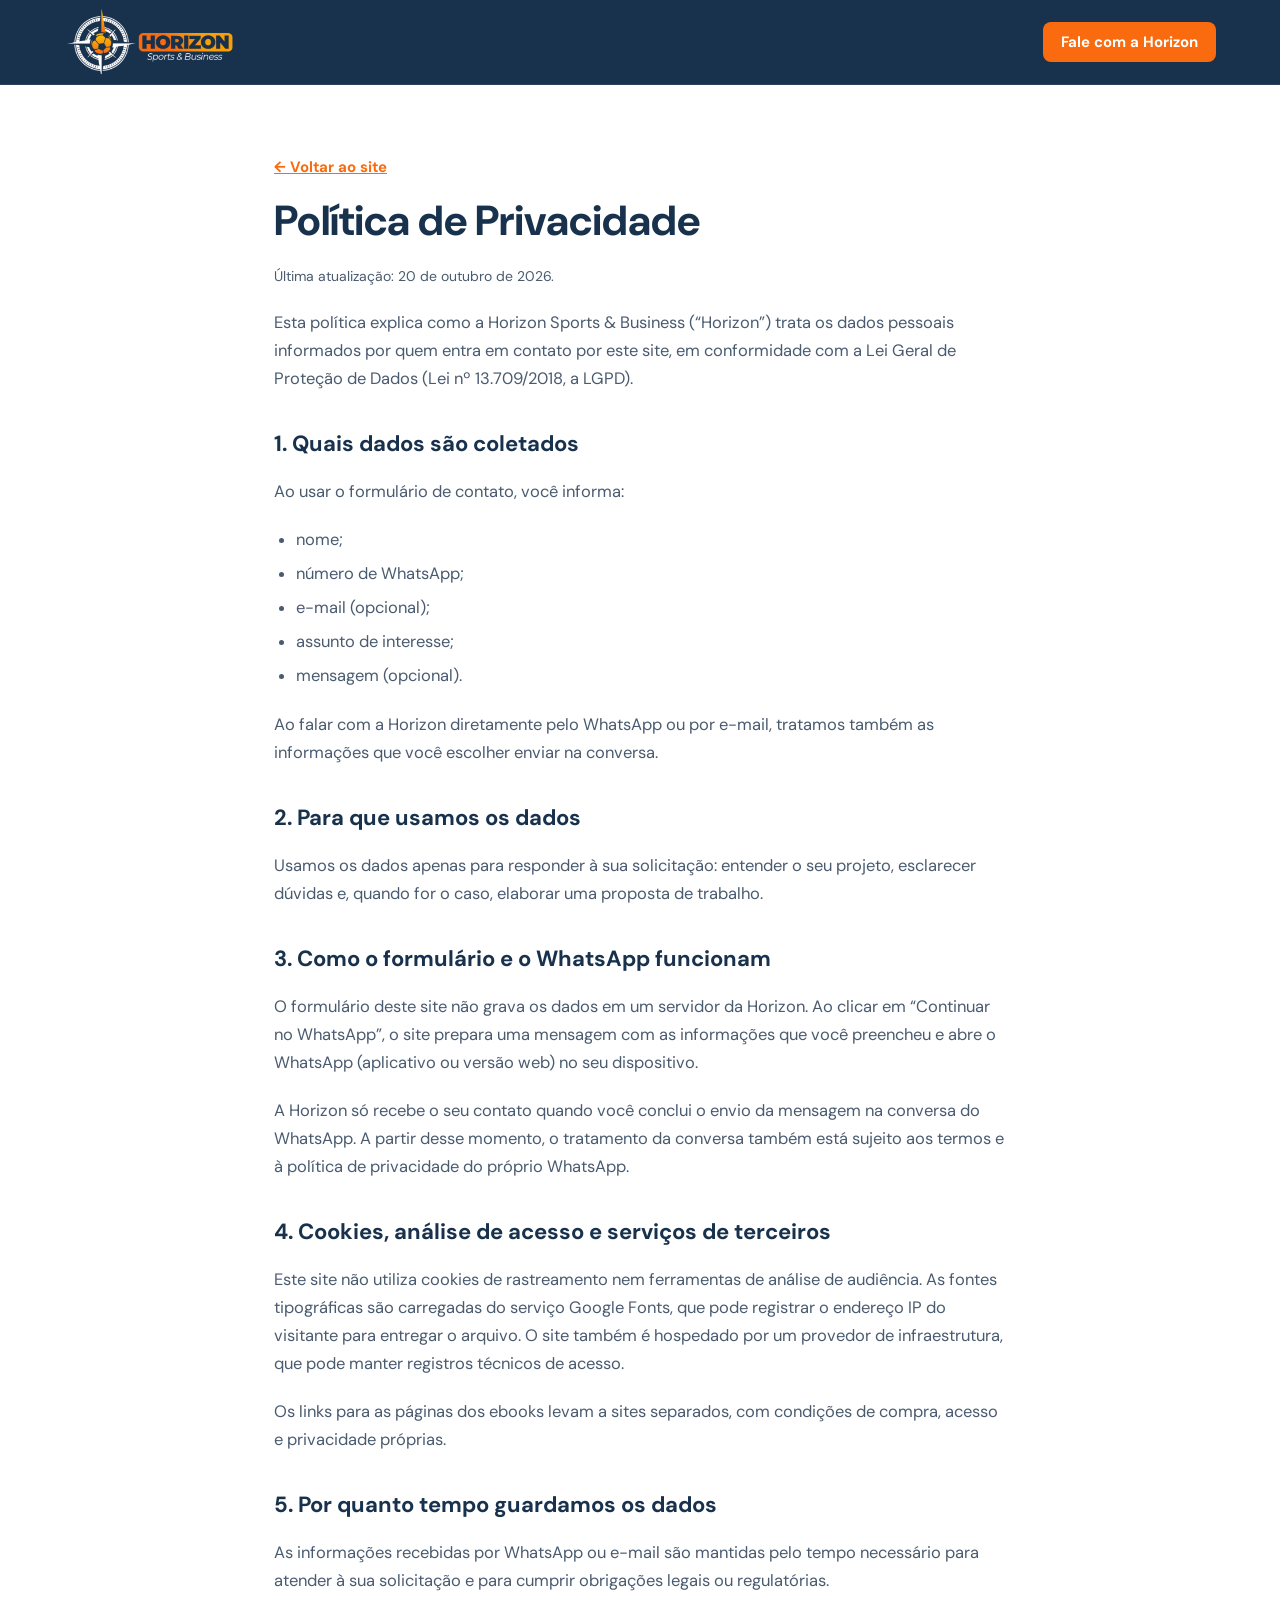
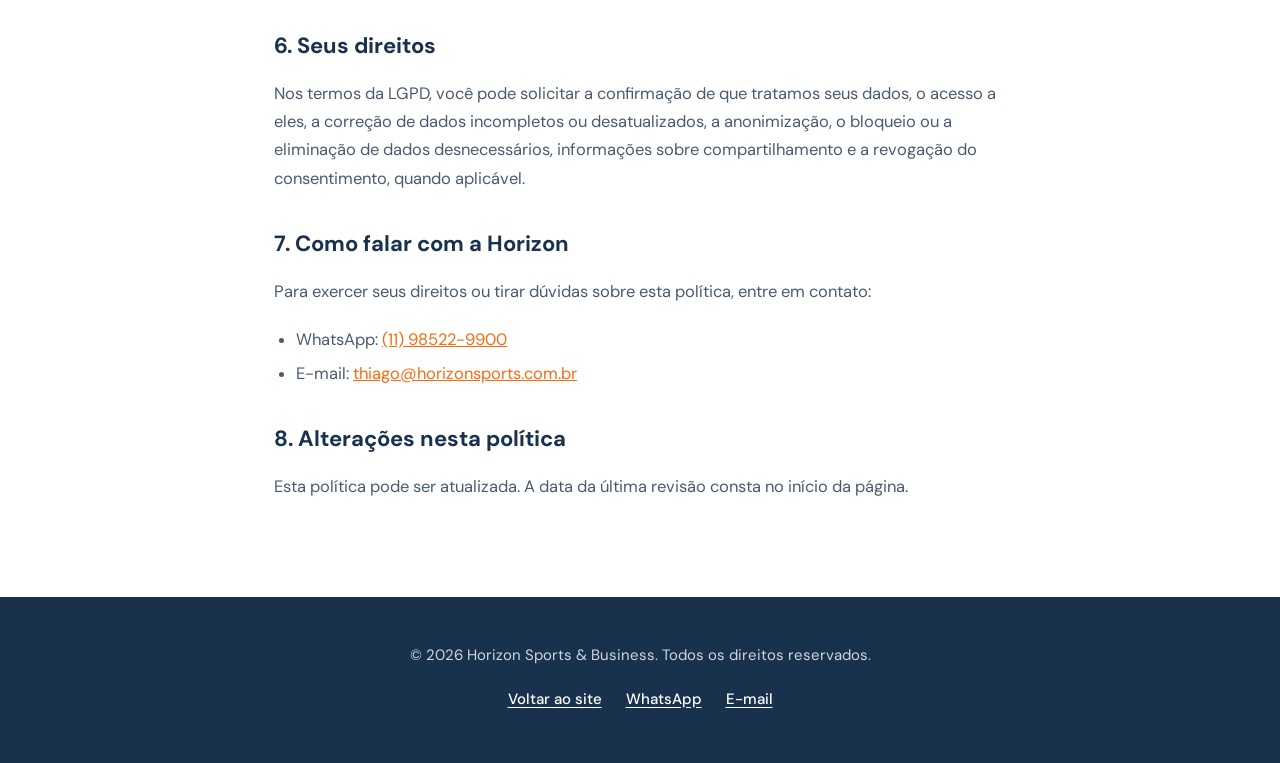
<file: politica-privacidade.html>
<!DOCTYPE html>
<html lang="pt-BR">
<head>
<meta charset="utf-8">
<meta name="viewport" content="width=device-width, initial-scale=1">
<title>Política de Privacidade | Horizon Sports &amp; Business</title>
<meta name="description" content="Como a Horizon Sports & Business trata os dados informados no formulário de contato e no atendimento pelo WhatsApp.">
<meta name="theme-color" content="#18324D">
<link rel="icon" href="assets/horizon-logo.png">
<link rel="preconnect" href="https://fonts.googleapis.com">
<link rel="preconnect" href="https://fonts.gstatic.com" crossorigin>
<link href="https://fonts.googleapis.com/css2?family=DM+Sans:ital,wght@0,400;0,500;0,700;0,800;1,700&display=swap" rel="stylesheet">
<link rel="stylesheet" href="assets/style.css">
</head>
<body>

<header class="header">
  <div class="header-in">
    <a href="index.html" class="logo" aria-label="Horizon Sports &amp; Business — voltar ao site"><img src="assets/horizon-logo.png" alt="Horizon Sports &amp; Business" width="174" height="72"></a>
    <nav class="nav" aria-label="Principal">
      <a href="index.html#contato" class="cta">Fale com a Horizon</a>
    </nav>
  </div>
</header>

<main class="legal">
  <a href="index.html" class="back">← Voltar ao site</a>
  <h1>Política de Privacidade</h1>
  <p class="upd">Última atualização: 20 de outubro de 2026.</p>

  <p>Esta política explica como a Horizon Sports &amp; Business (&ldquo;Horizon&rdquo;) trata os dados pessoais informados por quem entra em contato por este site, em conformidade com a Lei Geral de Proteção de Dados (Lei nº 13.709/2018, a LGPD).</p>

  <h2>1. Quais dados são coletados</h2>
  <p>Ao usar o formulário de contato, você informa:</p>
  <ul>
    <li>nome;</li>
    <li>número de WhatsApp;</li>
    <li>e-mail (opcional);</li>
    <li>assunto de interesse;</li>
    <li>mensagem (opcional).</li>
  </ul>
  <p>Ao falar com a Horizon diretamente pelo WhatsApp ou por e-mail, tratamos também as informações que você escolher enviar na conversa.</p>

  <h2>2. Para que usamos os dados</h2>
  <p>Usamos os dados apenas para responder à sua solicitação: entender o seu projeto, esclarecer dúvidas e, quando for o caso, elaborar uma proposta de trabalho.</p>

  <h2>3. Como o formulário e o WhatsApp funcionam</h2>
  <p>O formulário deste site não grava os dados em um servidor da Horizon. Ao clicar em &ldquo;Continuar no WhatsApp&rdquo;, o site prepara uma mensagem com as informações que você preencheu e abre o WhatsApp (aplicativo ou versão web) no seu dispositivo.</p>
  <p>A Horizon só recebe o seu contato quando você conclui o envio da mensagem na conversa do WhatsApp. A partir desse momento, o tratamento da conversa também está sujeito aos termos e à política de privacidade do próprio WhatsApp.</p>

  <h2>4. Cookies, análise de acesso e serviços de terceiros</h2>
  <p>Este site não utiliza cookies de rastreamento nem ferramentas de análise de audiência. As fontes tipográficas são carregadas do serviço Google Fonts, que pode registrar o endereço IP do visitante para entregar o arquivo. O site também é hospedado por um provedor de infraestrutura, que pode manter registros técnicos de acesso.</p>
  <p>Os links para as páginas dos ebooks levam a sites separados, com condições de compra, acesso e privacidade próprias.</p>

  <h2>5. Por quanto tempo guardamos os dados</h2>
  <p>As informações recebidas por WhatsApp ou e-mail são mantidas pelo tempo necessário para atender à sua solicitação e para cumprir obrigações legais ou regulatórias.</p>

  <h2>6. Seus direitos</h2>
  <p>Nos termos da LGPD, você pode solicitar a confirmação de que tratamos seus dados, o acesso a eles, a correção de dados incompletos ou desatualizados, a anonimização, o bloqueio ou a eliminação de dados desnecessários, informações sobre compartilhamento e a revogação do consentimento, quando aplicável.</p>

  <h2>7. Como falar com a Horizon</h2>
  <p>Para exercer seus direitos ou tirar dúvidas sobre esta política, entre em contato:</p>
  <ul>
    <li>WhatsApp: <a href="https://wa.me/5511985229900" target="_blank" rel="noopener">(11) 98522-9900</a></li>
    <li>E-mail: <a href="mailto:thiago@horizonsports.com.br">thiago@horizonsports.com.br</a></li>
  </ul>

  <h2>8. Alterações nesta política</h2>
  <p>Esta política pode ser atualizada. A data da última revisão consta no início da página.</p>
</main>

<footer class="dark">
  <div class="footer-in">
    <p>© 2026 Horizon Sports &amp; Business. Todos os direitos reservados.</p>
    <nav class="footer-links" aria-label="Rodapé">
      <a href="index.html">Voltar ao site</a>
      <a href="https://wa.me/5511985229900" target="_blank" rel="noopener">WhatsApp</a>
      <a href="mailto:thiago@horizonsports.com.br">E-mail</a>
    </nav>
  </div>
</footer>

</body>
</html>
</file>
<file: assets/style.css>
:root{
  --navy:#18324D;--navy-2:#1F3D5C;--orange:#F96B0E;--orange-h:#E05E08;
  --sand:#F7F5F2;--line:#E6EAF0;--muted:#4A5B70;--wa:#25D366;--wa-h:#1EBE5A;
}
*{box-sizing:border-box}
html{scroll-behavior:smooth}
body{margin:0;font-family:'DM Sans',system-ui,sans-serif;color:var(--navy);background:#fff;-webkit-font-smoothing:antialiased}
img{max-width:100%;height:auto;display:block}
a{color:var(--orange);text-decoration:none}
h1,h2,h3,h4,p,dl,dd{margin:0}
ul{margin:0;padding:0;list-style:none}
input,textarea,select,button{font-family:inherit}
:focus-visible{outline:3px solid var(--orange);outline-offset:2px}

.wrap{max-width:1200px;margin:0 auto;padding:96px 24px}
.eyebrow{color:var(--orange);font-weight:700;font-size:14px;letter-spacing:.12em;text-transform:uppercase}
.h2{font-size:clamp(28px,4vw,44px);font-weight:700;line-height:1.15;text-wrap:balance}
.head{text-align:center;display:flex;flex-direction:column;gap:12px;align-items:center;max-width:780px;margin:0 auto}
.head .sub{font-size:17px;line-height:1.6;color:var(--muted);text-wrap:pretty}
.dark .head .sub{color:rgba(255,255,255,.85)}
.stack{display:flex;flex-direction:column;gap:44px}
.dark{background:var(--navy);color:#fff}
.sand{background:var(--sand)}
.cta-row{display:flex;justify-content:center}
section[id]{scroll-margin-top:92px}

.btn{display:inline-flex;align-items:center;justify-content:center;gap:10px;background:var(--orange);color:#fff;font-weight:700;font-size:16px;padding:16px 28px;border-radius:10px;border:0;cursor:pointer;transition:background .15s,border-color .15s;text-align:center}
.btn:hover{background:var(--orange-h);color:#fff}
.btn-sm{font-size:14px;padding:12px 20px;border-radius:8px;white-space:nowrap}
.btn-ghost{background:transparent;border:1.5px solid rgba(255,255,255,.35)}
.btn-ghost:hover{background:transparent;border-color:#fff}
.btn-wa{background:var(--wa)}
.btn-wa:hover{background:var(--wa-h)}

/* ---------- Header ---------- */
.header{position:sticky;top:0;z-index:20;background:var(--navy);border-bottom:1px solid rgba(255,255,255,.08)}
.header-in{max-width:1200px;margin:0 auto;padding:6px 24px;display:flex;align-items:center;justify-content:space-between;gap:24px}
.logo{display:flex}
.logo img{height:72px;width:auto}
.nav{display:flex;align-items:center;gap:6px}
.nav a{color:#fff;font-weight:500;font-size:15px;padding:10px 14px;border-radius:8px}
.nav a:hover{background:rgba(255,255,255,.08)}
.nav a.cta{background:var(--orange);font-weight:700;padding:10px 18px;margin-left:6px}
.nav a.cta:hover{background:var(--orange-h)}
.menu-btn{display:none;width:44px;height:44px;border:0;border-radius:8px;background:rgba(255,255,255,.08);cursor:pointer;align-items:center;justify-content:center}
.menu-btn span,.menu-btn span::before,.menu-btn span::after{display:block;width:20px;height:2px;background:#fff;border-radius:2px;position:relative;transition:transform .2s,background .2s}
.menu-btn span::before,.menu-btn span::after{content:"";position:absolute;left:0}
.menu-btn span::before{top:-6px}
.menu-btn span::after{top:6px}
.header.open .menu-btn span{background:transparent}
.header.open .menu-btn span::before{transform:translateY(6px) rotate(45deg)}
.header.open .menu-btn span::after{transform:translateY(-6px) rotate(-45deg)}

/* ---------- Hero ---------- */
.hero{display:grid;grid-template-columns:1.05fr 1fr;gap:64px;align-items:center;padding-bottom:104px}
.hero-copy{display:flex;flex-direction:column;gap:24px}
.hero h1{font-size:clamp(34px,5vw,56px);line-height:1.08;font-weight:500;letter-spacing:-.01em;text-wrap:balance}
.hero h1 span{color:var(--orange);font-weight:700}
.lead{font-size:18px;line-height:1.6;color:rgba(255,255,255,.88);max-width:560px;text-wrap:pretty}
.actions{display:flex;gap:12px;flex-wrap:wrap;margin-top:8px}
.founder{background:var(--navy-2);border-radius:16px;overflow:hidden}
.founder img{width:100%;aspect-ratio:16/11;object-fit:cover;object-position:center 20%}
.founder-body{padding:28px 28px 32px;display:flex;flex-direction:column;gap:12px}
.founder-top{display:flex;align-items:baseline;justify-content:space-between;gap:12px;flex-wrap:wrap}
.founder-top strong{font-size:24px;font-weight:700}
.founder-top span{color:var(--orange);font-weight:700;font-size:14px}
.founder p{font-size:16px;line-height:1.6;color:rgba(255,255,255,.85)}

/* ---------- Grids ---------- */
.grid-3{display:grid;grid-template-columns:repeat(3,1fr);gap:20px}
.grid-2{display:grid;grid-template-columns:repeat(2,1fr);gap:20px}
/* experiência: 2 cartões em cima (3 colunas cada) + 3 iguais embaixo (2 colunas cada) */
.grid-xp{display:grid;grid-template-columns:repeat(6,1fr);gap:20px}
.grid-xp>*{grid-column:span 2}
.grid-xp>:nth-child(1),.grid-xp>:nth-child(2){grid-column:span 3}
/* cinco cartões: 3 + 2, com a ordem de leitura 01 → 05 preservada */
.grid-5{display:grid;grid-template-columns:repeat(6,1fr);gap:20px}
.grid-5>*{grid-column:span 2}
.grid-5>:nth-child(4),.grid-5>:nth-child(5){grid-column:span 3}

/* ---------- Pilares ---------- */
.pillar{border:1px solid var(--line);border-radius:14px;padding:28px;display:flex;flex-direction:column;gap:10px}
.pillar .n{color:var(--orange);font-weight:800;font-size:32px;line-height:1}
.pillar h3{font-size:19px;font-weight:700}
.pillar p{font-size:15px;line-height:1.6;color:var(--muted)}

/* ---------- Públicos ---------- */
.aud{background:var(--navy-2);border-radius:14px;padding:28px;display:flex;flex-direction:column;gap:10px;border-top:3px solid var(--orange)}
.aud h3{font-size:19px;font-weight:700}
.aud p{font-size:15px;line-height:1.6;color:rgba(255,255,255,.82)}

/* ---------- Serviços ---------- */
.svc-grid{display:grid;grid-template-columns:repeat(3,1fr);gap:16px}
.svc{background:#fff;border:1px solid var(--line);border-radius:14px;padding:24px;display:flex;flex-direction:column;gap:8px}
.svc h3{font-size:17px;font-weight:700;line-height:1.3}
.svc p{font-size:14.5px;line-height:1.6;color:var(--muted)}
.svc.feat{grid-column:span 2;background:var(--navy);border-color:var(--navy);color:#fff;border-top:3px solid var(--orange);padding:32px;justify-content:center}
.svc.wide{grid-column:span 2}
.promo{grid-column:1/-1;display:flex;align-items:center;justify-content:space-between;gap:24px;background:#FFF1E8;border:1px solid #FBD3B8;border-left:6px solid var(--orange);border-radius:14px;padding:28px 32px}
.promo h3{font-size:22px;font-weight:700;line-height:1.25;margin-bottom:6px}
.promo p{font-size:16px;line-height:1.6;color:var(--muted);max-width:640px}
.promo .btn{flex-shrink:0}
.svc.feat h3{font-size:24px}
.svc.feat p{font-size:16px;color:rgba(255,255,255,.85);max-width:560px}

/* ---------- Gestão 360 ---------- */
.card{border:1px solid var(--line);border-top:3px solid var(--orange);border-radius:14px;padding:28px;display:flex;flex-direction:column;gap:10px;background:#fff}
.card h3{font-size:19px;font-weight:700;line-height:1.3}
.card p{font-size:15px;line-height:1.6;color:var(--muted)}
.card .n{color:var(--orange);font-weight:800;font-size:28px;line-height:1}

/* ---------- Experiência ---------- */
.xp{background:var(--navy-2);border-radius:14px;padding:28px;display:flex;flex-direction:column;gap:10px}
.xp-head{display:flex;align-items:center;gap:14px;min-height:64px}
.xp-logo{height:56px;width:auto;flex-shrink:0}
.xp-logo.on-light{box-sizing:content-box;background:#fff;border-radius:10px;padding:6px 8px;height:52px}
.xp .club{color:var(--orange);font-weight:700;font-size:14px;letter-spacing:.1em;text-transform:uppercase}
.xp h3{font-size:21px;font-weight:700;line-height:1.25}
.xp .role{font-size:15px;font-weight:700;line-height:1.4;color:#fff}
.xp .period{align-self:flex-start;font-size:13px;font-weight:700;color:#fff;border:1px solid rgba(255,255,255,.3);border-radius:999px;padding:4px 12px}
.xp-job{display:flex;flex-direction:column;gap:10px;padding-top:18px;border-top:1px solid rgba(255,255,255,.14)}
.xp-more{display:flex;flex-direction:column;gap:20px}
.js .xp-more:not(.open){display:none}
.xp-toggle{display:none;align-self:flex-start;align-items:center;gap:8px;margin-top:auto;background:transparent;color:#fff;border:1.5px solid rgba(255,255,255,.35);border-radius:8px;padding:10px 18px;font-size:14px;font-weight:700;cursor:pointer;transition:border-color .15s}
.xp-toggle::after{content:"";width:7px;height:7px;border-right:2px solid currentColor;border-bottom:2px solid currentColor;transform:rotate(45deg) translateY(-2px);transition:transform .2s}
.xp-toggle[aria-expanded="true"]::after{transform:rotate(-135deg) translateY(-2px)}
.xp-toggle:hover{border-color:#fff}
.js .xp-toggle{display:inline-flex}
.xp p:not(.role){font-size:15px;line-height:1.6;color:rgba(255,255,255,.82);margin-top:4px}

/* ---------- Fundador ---------- */
.about{display:grid;grid-template-columns:1.25fr 1fr;gap:56px;align-items:center}
.about-copy{display:flex;flex-direction:column;gap:20px}
.about-copy h2 span{color:var(--orange)}
.about-copy p{font-size:17px;line-height:1.65;color:var(--muted);text-wrap:pretty}
.about-copy strong{color:var(--navy)}
.facts{background:var(--navy);color:#fff;border-radius:18px;padding:clamp(24px,3vw,36px);display:flex;flex-direction:column;gap:0}
.fact{display:grid;grid-template-columns:158px minmax(0,1fr);gap:16px;align-items:center;padding:20px 0;border-bottom:1px solid rgba(255,255,255,.12)}
.fact:first-child{padding-top:0}
.fact:last-child{border-bottom:0;padding-bottom:0}
.fact b{color:var(--orange);font-size:30px;line-height:1.1;font-weight:800}
.fact b.sm{font-size:20px}
.fact span{font-size:16px;line-height:1.45;color:rgba(255,255,255,.9)}

/* ---------- Trajetória ---------- */
.career{background:#fff;border:1px dashed #C9D2DD;border-radius:18px;padding:clamp(24px,3vw,40px);display:flex;flex-direction:column;gap:24px}
.career h3{font-size:24px;font-weight:700}
.career dl{display:flex;flex-direction:column;gap:18px}
.career-row{display:grid;grid-template-columns:150px minmax(0,1fr);gap:16px;align-items:start}
.career dt{font-size:14px;font-weight:700;letter-spacing:.08em;text-transform:uppercase;color:var(--muted);padding-top:9px}
.chips{display:flex;flex-wrap:wrap;gap:8px}
.chips li{background:var(--sand);border:1px solid var(--line);border-radius:999px;padding:8px 16px;font-weight:700;font-size:15px}
.note{font-size:14.5px;line-height:1.6;font-style:italic;color:var(--muted);border-top:1px solid var(--line);padding-top:20px}

/* ---------- Como trabalhamos ---------- */
.step{border:1px solid var(--line);border-radius:14px;padding:28px;display:flex;flex-direction:column;gap:10px}
.step .n{color:var(--orange);font-weight:800;font-size:28px;line-height:1}
.step h3{font-size:19px;font-weight:700}
.step p{font-size:15px;line-height:1.6;color:var(--muted)}

/* ---------- Ebooks ---------- */
.ebook{background:var(--navy);color:#fff;border-radius:14px;overflow:hidden;display:grid;grid-template-columns:150px minmax(0,1fr)}
.ebook-cover{display:flex;align-items:center;justify-content:center;padding:16px}
.ebook-cover img{width:100%;height:auto}
.ebook-body{padding:24px;display:flex;flex-direction:column;gap:10px}
.ebook-body .tag{color:var(--orange);font-weight:700;font-size:13px;letter-spacing:.08em;text-transform:uppercase}
.ebook-body h3{font-size:20px;font-weight:700;line-height:1.25}
.ebook-body p{font-size:14px;line-height:1.55;color:rgba(255,255,255,.8)}
.ebook-body .btn{margin-top:auto;align-self:flex-start}

/* ---------- FAQ ---------- */
.faq{max-width:880px;margin:0 auto;display:flex;flex-direction:column;gap:36px}
.faq-list{display:flex;flex-direction:column;gap:12px}
.faq details{border:1px solid var(--line);border-radius:12px;overflow:hidden}
.faq summary{list-style:none;display:flex;align-items:center;justify-content:space-between;gap:16px;padding:20px 24px;cursor:pointer;font-size:17px;font-weight:700}
.faq summary::-webkit-details-marker{display:none}
.faq summary::after{content:"+";color:var(--orange);font-size:24px;line-height:1;flex-shrink:0}
.faq details[open] summary::after{content:"–"}
.faq details p{padding:0 24px 22px;font-size:16px;line-height:1.65;color:var(--muted)}

/* ---------- Contato ---------- */
.contact{border-radius:20px;padding:clamp(24px,5vw,64px);display:grid;grid-template-columns:1fr 1fr;gap:48px}
.contact-copy{display:flex;flex-direction:column;gap:18px}
.contact-copy h2{font-weight:600;line-height:1.15}
.contact-copy p{font-size:17px;line-height:1.6;color:rgba(255,255,255,.85);max-width:440px}
.contact-copy .btn{align-self:flex-start;margin-top:8px;padding:16px 24px}
.form-card{background:#fff;color:var(--navy);border-radius:14px;padding:28px}
.form{display:grid;grid-template-columns:1fr 1fr;gap:14px}
.form label{display:flex;flex-direction:column;gap:6px;font-size:14px;font-weight:700}
.form label i{font-style:normal;font-weight:500;color:var(--muted)}
.form .full{grid-column:1/-1}
.form input,.form select,.form textarea{height:48px;border:1px solid #D5DCE5;border-radius:8px;padding:0 14px;font-size:16px;color:var(--navy);background:#fff;width:100%}
.form select{padding:0 10px}
.form textarea{height:auto;padding:12px 14px;resize:vertical}
.form input:focus,.form select:focus,.form textarea:focus{outline:none;border-color:var(--orange);box-shadow:0 0 0 3px rgba(249,107,14,.18)}
.form .btn{grid-column:1/-1;height:52px;padding:0}
.form .hint{grid-column:1/-1;font-size:13.5px;line-height:1.55;color:var(--muted)}
.form .hint a{text-decoration:underline}
.form-status{margin-top:16px;padding:16px;border-radius:10px;background:#EEF7F1;border:1px solid #BFE3CB;font-size:15px;line-height:1.55;display:none}
.form-status.show{display:block}
.form-status a{font-weight:700;text-decoration:underline;color:#127A3E}
.nojs{font-size:16px;line-height:1.6}
.nojs a{font-weight:700;text-decoration:underline}
.js-only{display:none}
.js .js-only{display:grid}

/* ---------- Rodapé ---------- */
.footer-in{max-width:1200px;margin:0 auto;padding:48px 24px;display:flex;flex-direction:column;align-items:center;gap:18px;text-align:center}
.footer-in img{height:72px;width:auto}
.footer-in p{font-size:15px;color:rgba(255,255,255,.8)}
.footer-links{display:flex;flex-wrap:wrap;justify-content:center;gap:8px 24px}
.footer-links a{color:#fff;font-weight:500;font-size:15px;text-decoration:underline;text-underline-offset:3px;padding:6px 0}
.footer-links a:hover{color:var(--orange)}

/* ---------- WhatsApp flutuante ---------- */
.wa-float{position:fixed;right:24px;bottom:24px;z-index:30;display:flex;align-items:center;gap:10px;background:var(--wa);color:#fff;font-weight:700;font-size:15px;padding:0 22px 0 18px;height:56px;border-radius:28px;box-shadow:0 8px 24px rgba(0,0,0,.2);transition:opacity .2s,transform .2s,background .15s}
.wa-float:hover{background:var(--wa-h);color:#fff}
.wa-float.is-hidden{opacity:0;transform:translateY(8px);pointer-events:none}

/* ---------- Política de privacidade ---------- */
.legal{max-width:780px;margin:0 auto;padding:72px 24px 96px;display:flex;flex-direction:column;gap:20px}
.legal h1{font-size:clamp(30px,4.5vw,42px);font-weight:700;line-height:1.15}
.legal h2{font-size:22px;font-weight:700;margin-top:16px}
.legal p,.legal li{font-size:16.5px;line-height:1.7;color:var(--muted)}
.legal ul{list-style:disc;padding-left:22px;display:flex;flex-direction:column;gap:6px}
.legal a{text-decoration:underline}
.legal .upd{font-size:14px;color:var(--muted)}
.back{display:inline-flex;align-self:flex-start;font-weight:700;font-size:15px}

/* ---------- Tablet ---------- */
@media (max-width:1024px){
  .grid-5{grid-template-columns:repeat(2,1fr)}
  .grid-5>*,.grid-5>:nth-child(4){grid-column:span 1}
  .grid-5>:nth-child(5){grid-column:1/-1}
  .svc-grid{grid-template-columns:repeat(2,1fr);grid-auto-flow:dense}
  .grid-xp{grid-template-columns:repeat(2,1fr)}
  .grid-xp>*,.grid-xp>:nth-child(1),.grid-xp>:nth-child(2){grid-column:span 1}
  .grid-xp>:nth-child(5){grid-column:1/-1}
  .svc.feat,.svc.wide{grid-column:1/-1}
  .grid-2{grid-template-columns:1fr}
  .hero,.about,.contact{gap:40px}
}

/* ---------- Menu móvel ---------- */
@media (max-width:860px){
  .header-in{flex-wrap:wrap;justify-content:center}
  .nav{width:100%;flex-wrap:wrap;justify-content:center}
  .js .header-in{flex-wrap:nowrap;justify-content:space-between}
  .js .menu-btn{display:inline-flex}
  .js .nav{position:absolute;top:100%;left:0;right:0;background:var(--navy);flex-direction:column;align-items:stretch;flex-wrap:nowrap;gap:4px;padding:8px 16px 20px;border-bottom:1px solid rgba(255,255,255,.08);box-shadow:0 12px 24px rgba(0,0,0,.2);display:none}
  .js .header.open .nav{display:flex}
  .js .nav a{padding:14px;font-size:16px}
  .js .nav a.cta{margin:8px 0 0;text-align:center}
  .logo img{height:56px}
  .hero,.about,.contact{grid-template-columns:1fr}
  .grid-3,.grid-xp{grid-template-columns:1fr}
  .grid-xp>*,.grid-xp>:nth-child(n){grid-column:auto}
  .career-row{grid-template-columns:1fr;gap:8px}
  .career dt{padding-top:0}
}

/* ---------- Celular ---------- */
@media (max-width:600px){
  .wrap{padding:64px 16px}
  .header-in{padding:6px 16px}
  .hero{padding-bottom:72px}
  .lead{font-size:17px}
  .actions .btn{flex:1 1 100%}
  .founder-body{padding:22px}
  .grid-5{grid-template-columns:1fr}
  .grid-5>*,.grid-5>:nth-child(n){grid-column:auto}
  .svc-grid{grid-template-columns:1fr}
  .svc.feat,.svc.wide{grid-column:auto}
  .promo{flex-direction:column;align-items:flex-start;gap:18px;padding:22px}
  .promo .btn{width:100%}
  .svc.feat{padding:24px}
  .svc.feat h3{font-size:21px}
  .pillar,.aud,.card,.xp,.step{padding:22px}
  .ebook{grid-template-columns:110px minmax(0,1fr)}
  .ebook-cover{padding:12px}
  .ebook-body{padding:18px}
  .ebook-body h3{font-size:17px}
  .fact{grid-template-columns:128px minmax(0,1fr);gap:12px}
  .fact b{font-size:24px}
  .fact b.sm{font-size:17px}
    .about-copy p{font-size:16px}
  .faq summary{padding:18px;font-size:16px}
  .faq details p{padding:0 18px 18px;font-size:15px}
  .form-card{padding:20px}
  .form{grid-template-columns:1fr}
  .contact-copy .btn{align-self:stretch}
  .cta-row .btn{width:100%}
  .wa-float{right:16px;bottom:16px;width:56px;padding:0;justify-content:center}
  .wa-float .label{display:none}
  .footer-in{padding-bottom:88px}
  .legal{padding:48px 16px 72px}
}
@media (max-width:380px){
  .ebook{grid-template-columns:1fr}
  .ebook-cover{max-height:220px}
  .ebook-cover img{width:auto;max-height:190px}
}
@media (prefers-reduced-motion:reduce){html{scroll-behavior:auto}.wa-float{transition:none}}
</file>
